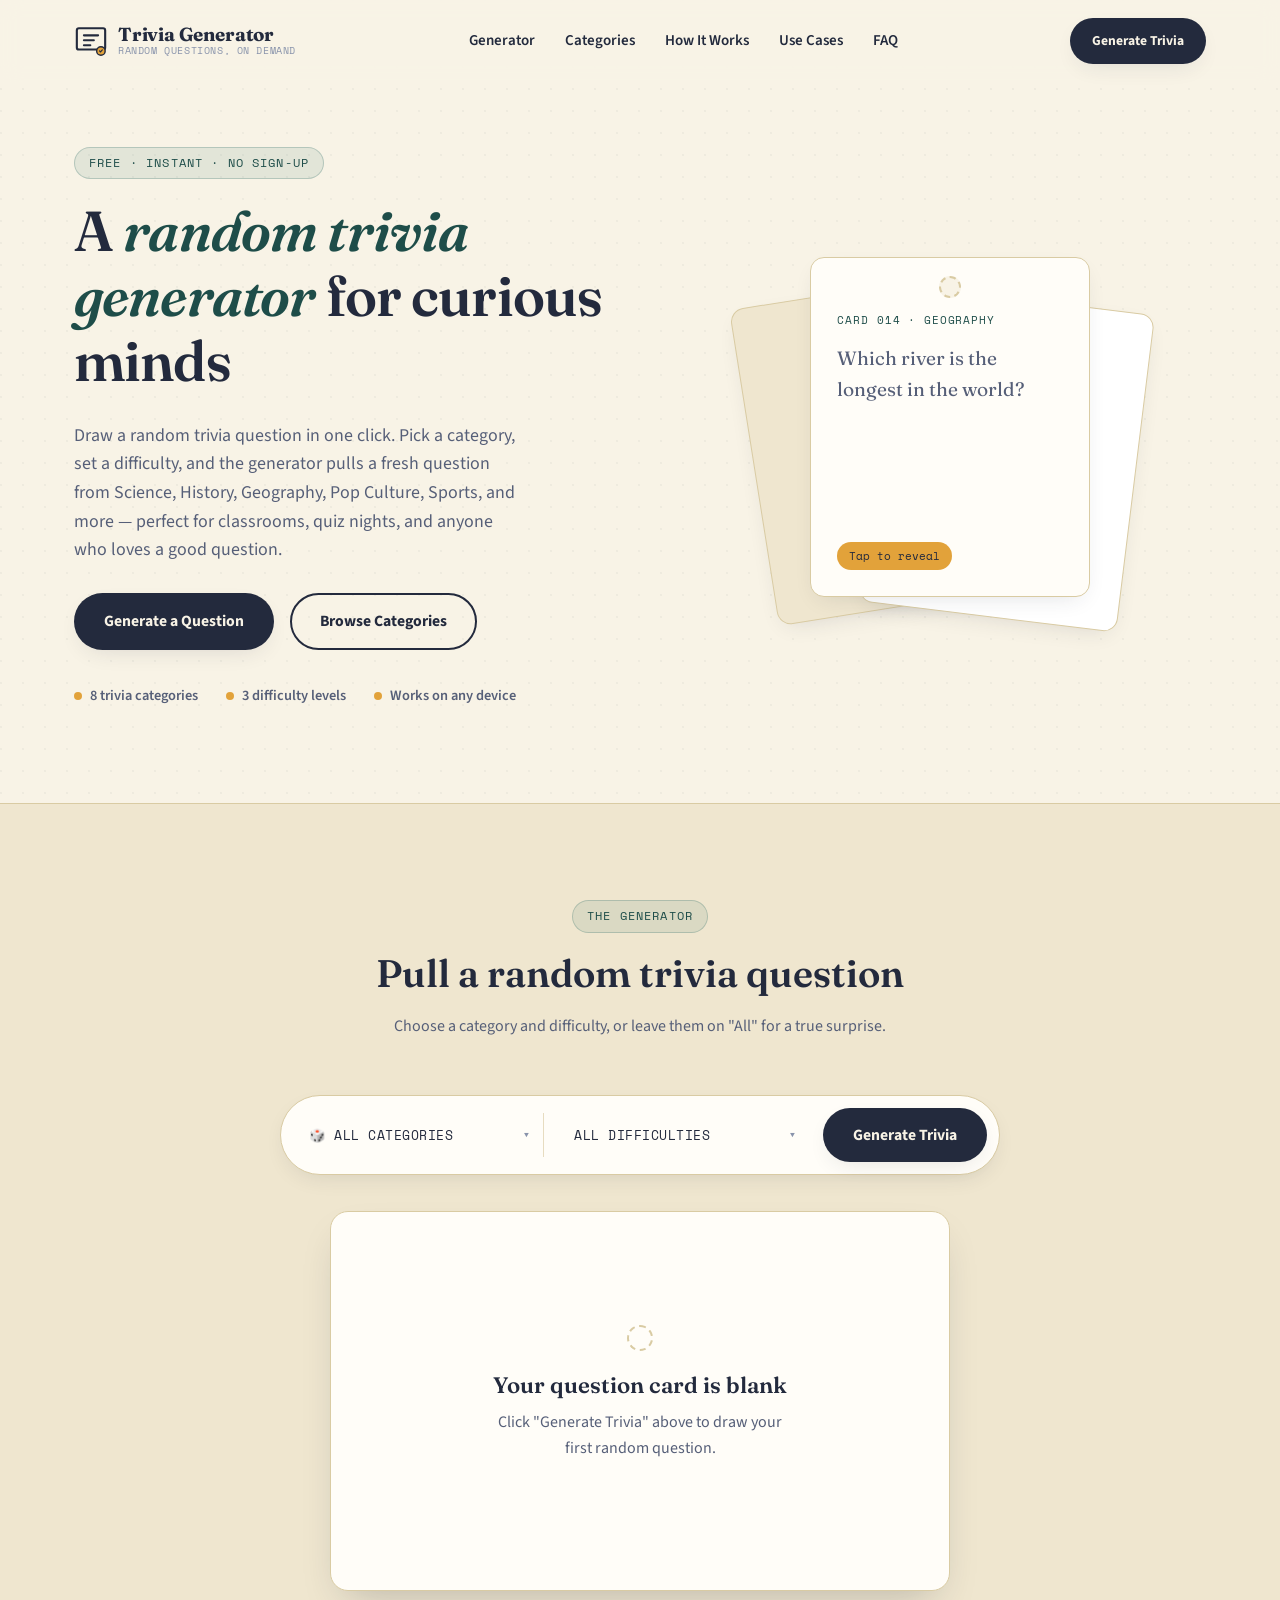
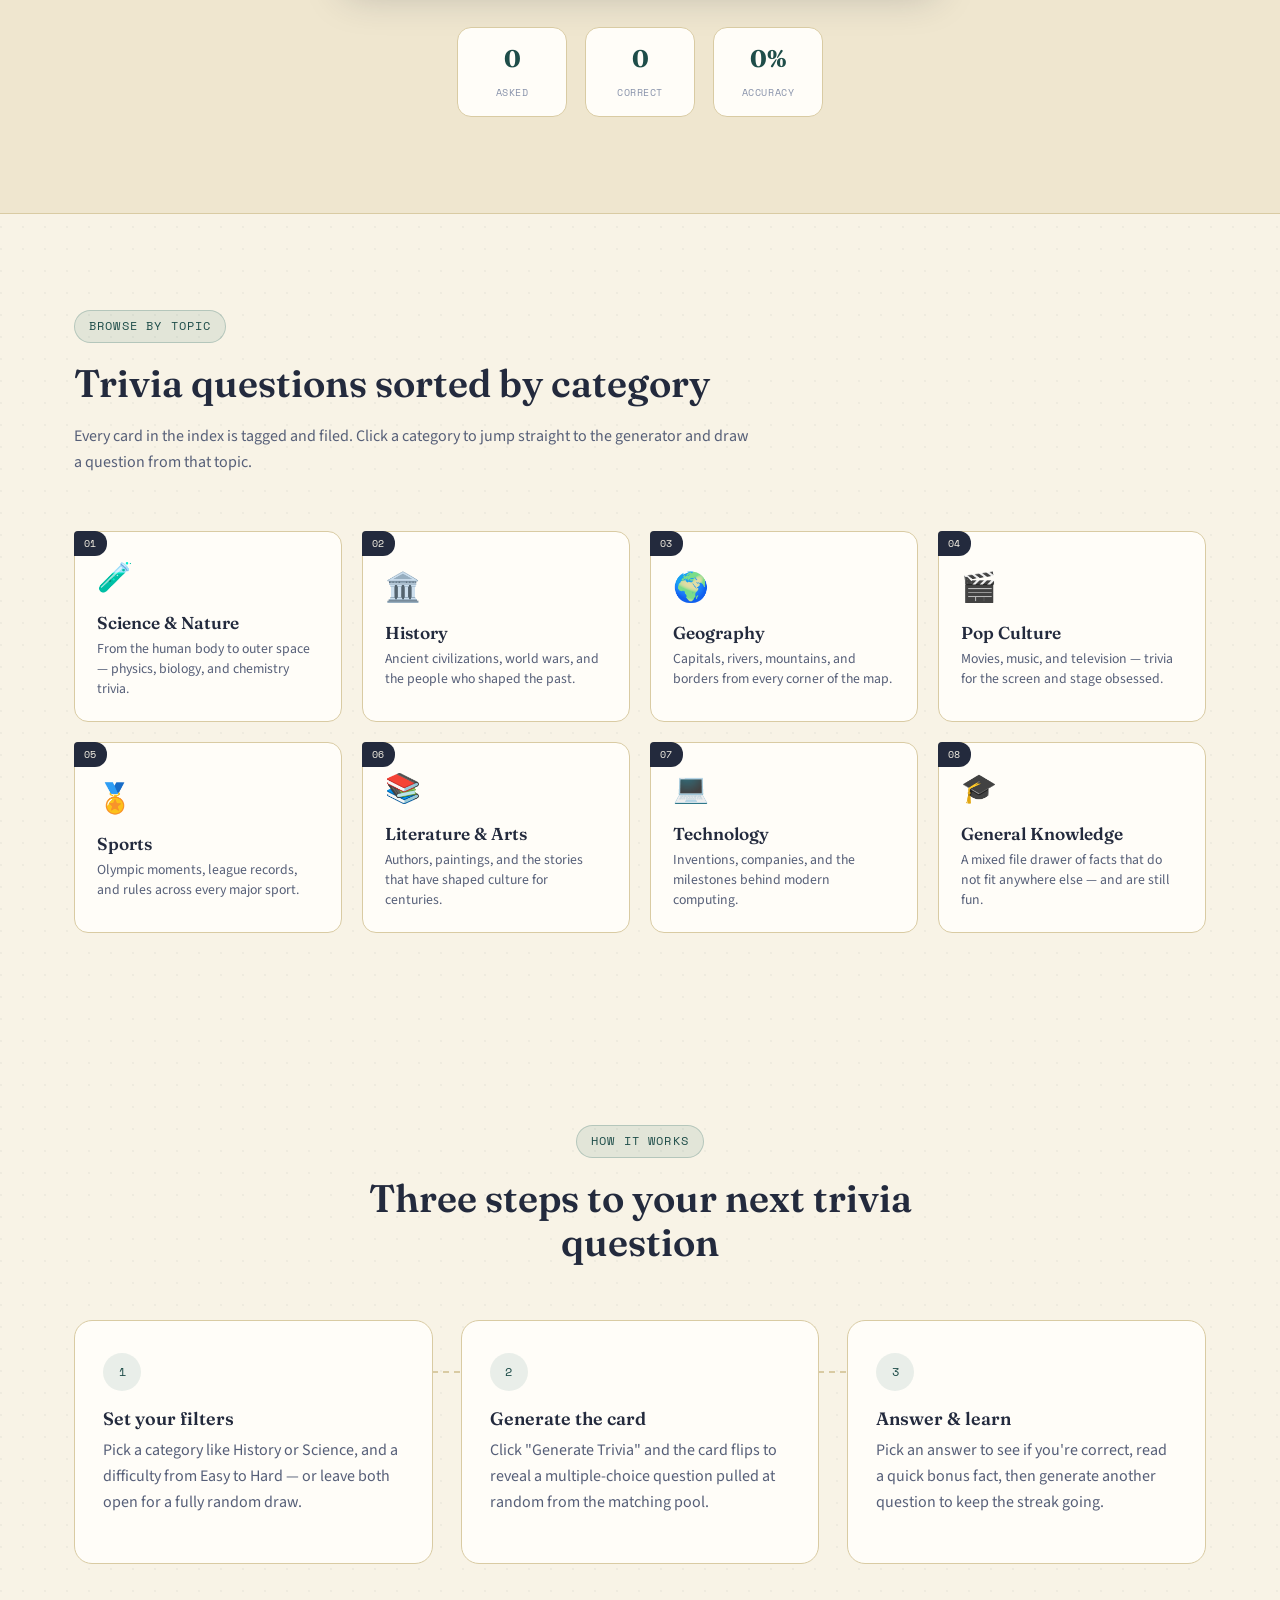
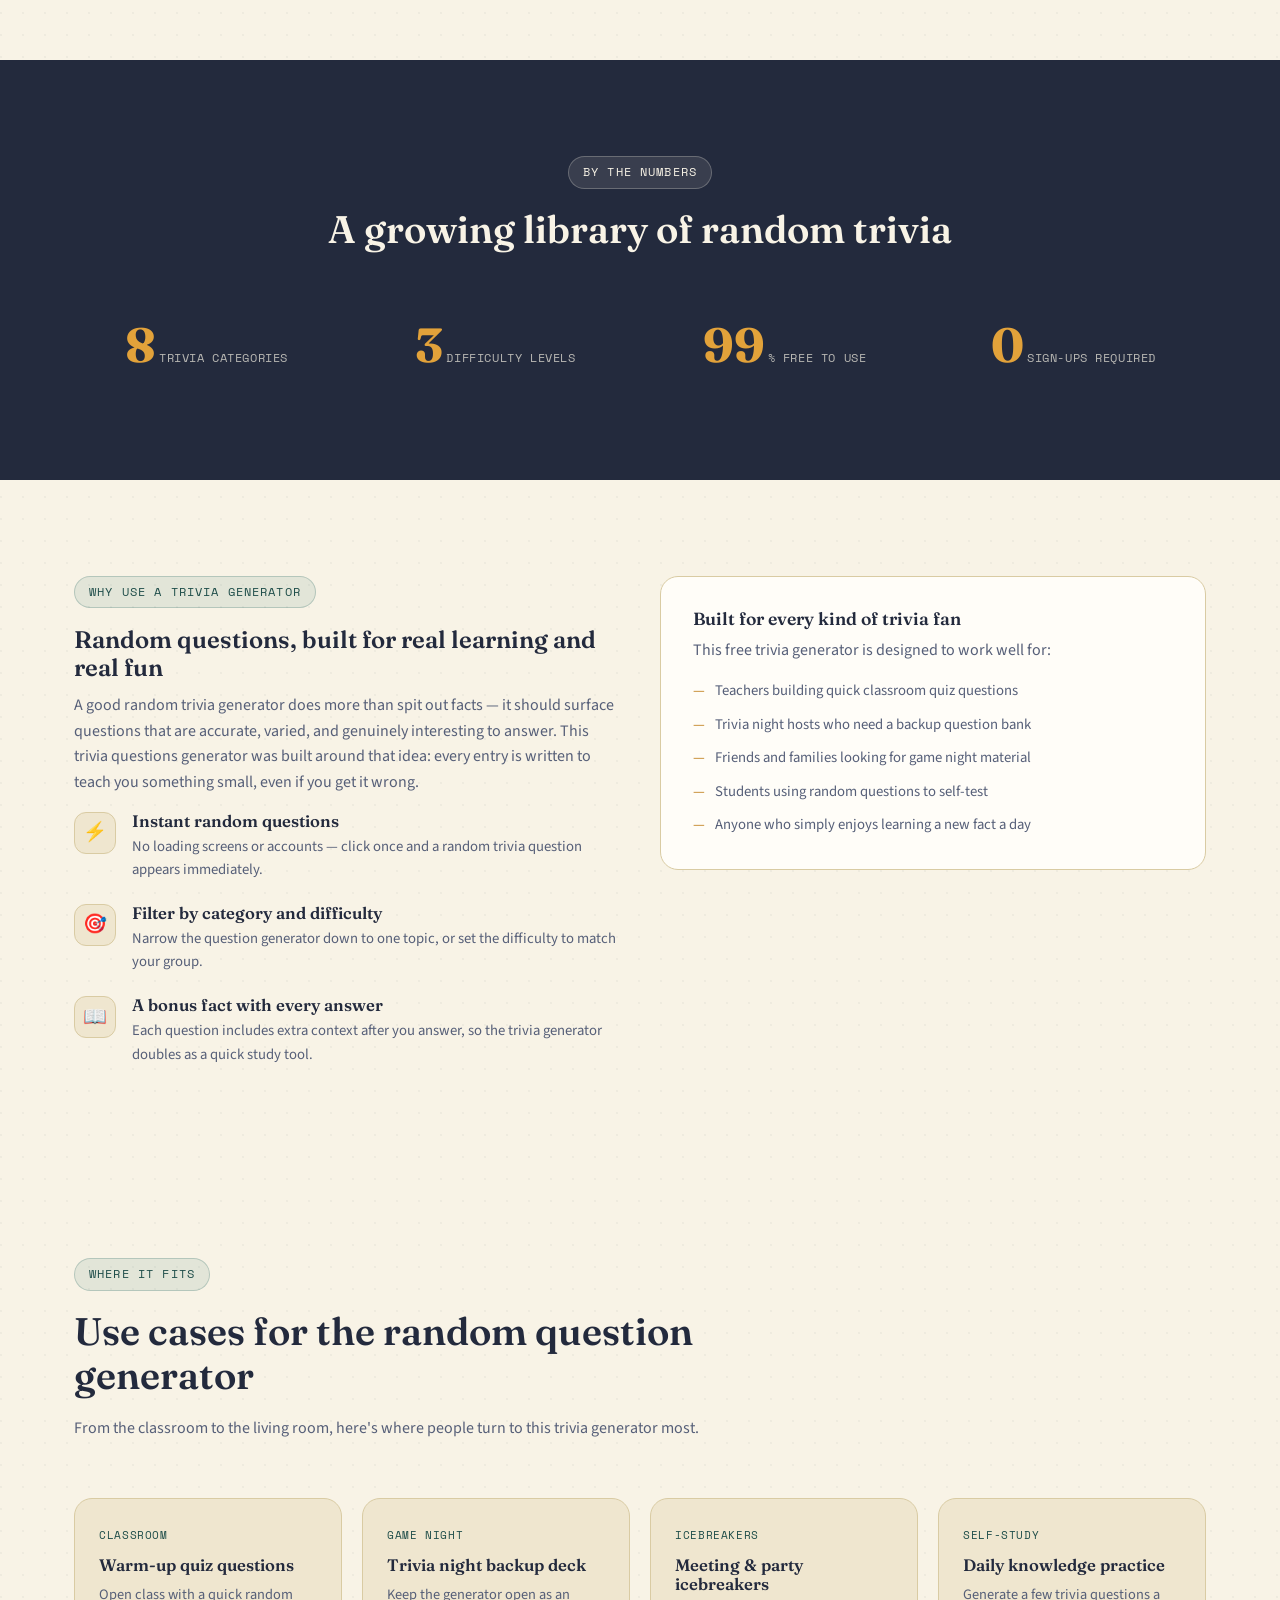
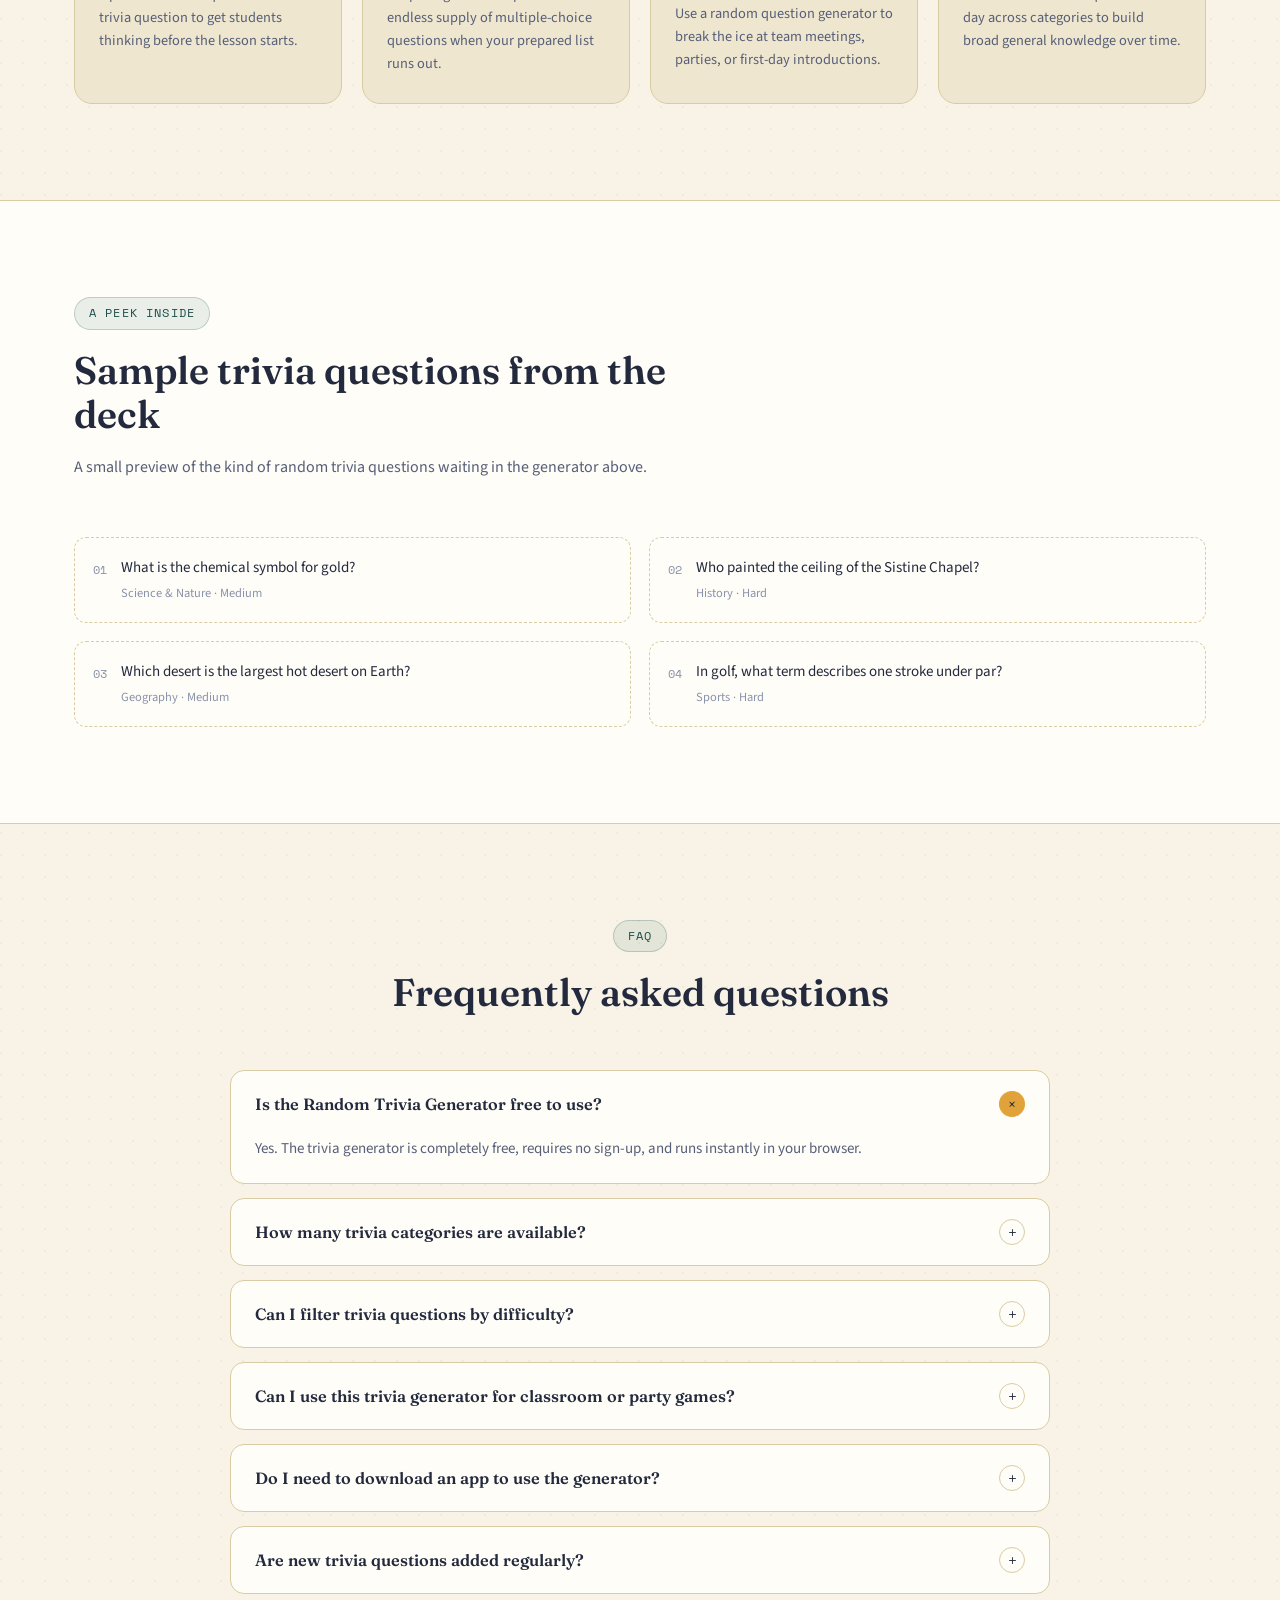
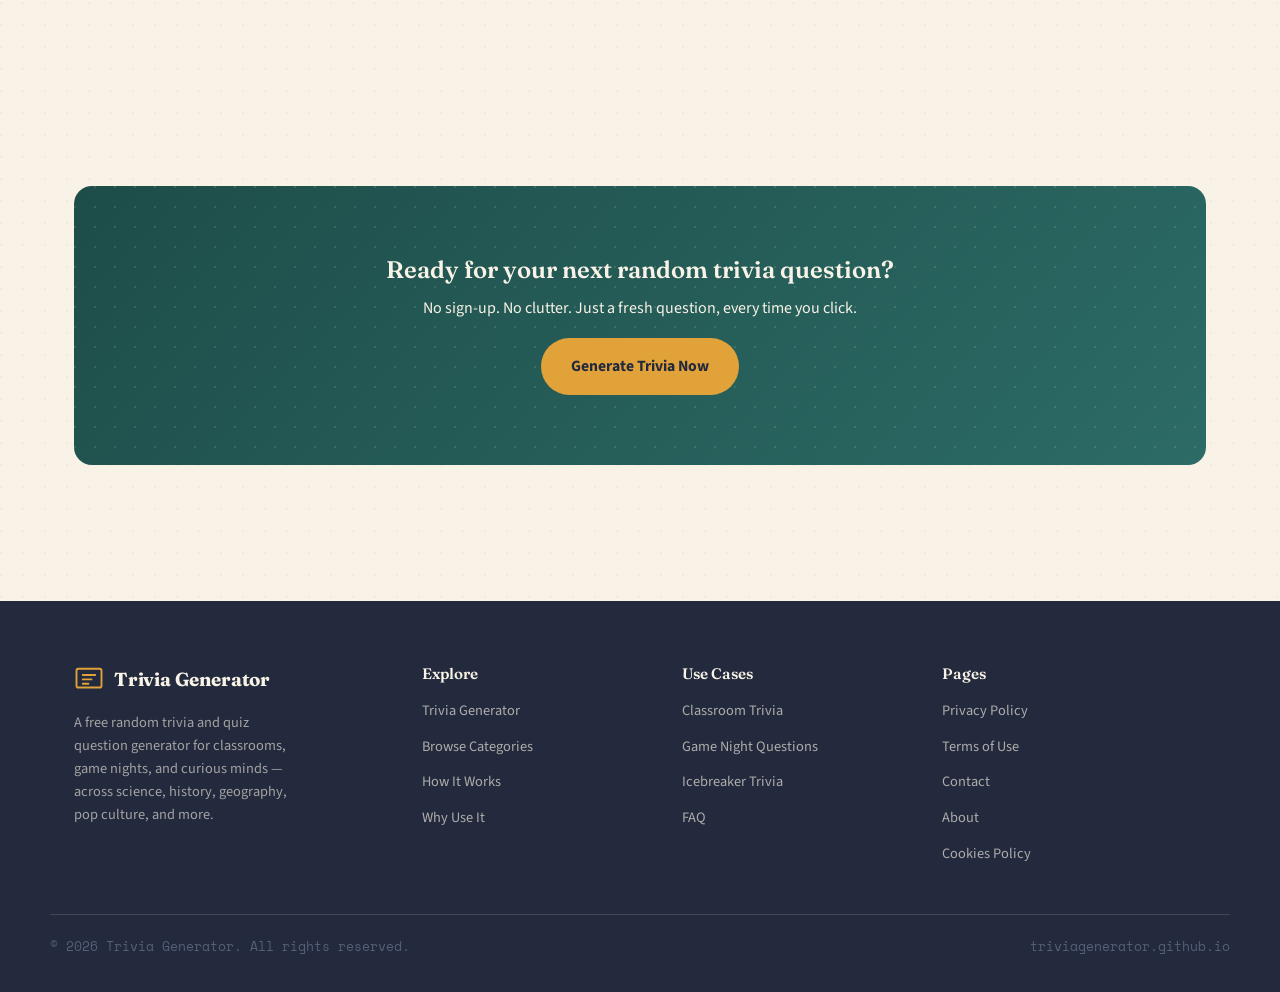
<file: index.html>
<!DOCTYPE html>
<html lang="en">
<head>
  <!-- Google tag (gtag.js) -->
<script async src="https://www.googletagmanager.com/gtag/js?id=G-9PHVZND1YE"></script>
<script>
  window.dataLayer = window.dataLayer || [];
  function gtag(){dataLayer.push(arguments);}
  gtag('js', new Date());

  gtag('config', 'G-9PHVZND1YE');
</script>
  <meta charset="UTF-8" />
  <meta name="viewport" content="width=device-width, initial-scale=1.0" />
  <title>Random Trivia Generator — Free Trivia & Quiz Questions Online</title>
  <meta name="description" content="Generate random trivia questions instantly with our free Random Trivia Generator. Choose from Science, History, Geography, Pop Culture, Sports & more. Perfect for classrooms, game nights, and quiz lovers." />
  <meta name="keywords" content="random trivia generator, trivia generator, trivia questions generator, free trivia generator, random question generator, quiz generator, trivia questions, general knowledge quiz, trivia by category, multiple choice trivia" />
  <meta name="author" content="Trivia Generator" />
  <meta name="robots" content="index, follow" />
  <link rel="canonical" href="https://triviagenerator.github.io/" />
  <meta name="theme-color" content="#f8f3e6" />

  <!-- Open Graph -->
  <meta property="og:type" content="website" />
  <meta property="og:title" content="Random Trivia Generator — Free Trivia & Quiz Questions Online" />
  <meta property="og:description" content="Instantly generate random trivia questions across Science, History, Geography, Pop Culture, Sports, and more. Free, fast, and no sign-up required." />
  <meta property="og:url" content="https://triviagenerator.github.io/" />
  <meta property="og:site_name" content="Trivia Generator" />
  <meta property="og:locale" content="en_US" />

  <!-- Twitter -->
  <meta name="twitter:card" content="summary_large_image" />
  <meta name="twitter:title" content="Random Trivia Generator — Free Trivia & Quiz Questions Online" />
  <meta name="twitter:description" content="Generate random trivia questions across 8 categories. Free, instant, no sign-up. Great for classrooms, parties, and game nights." />

  <!-- Favicon (inline SVG, index-card icon) -->
  <link rel="icon" href="data:image/svg+xml,%3Csvg xmlns='http://www.w3.org/2000/svg' viewBox='0 0 48 48'%3E%3Crect x='4' y='6' width='40' height='30' rx='3' fill='%23f8f3e6' stroke='%23232a3d' stroke-width='3'/%3E%3Cpath d='M14 16h20M14 23h14M14 30h9' stroke='%23232a3d' stroke-width='3' stroke-linecap='round'/%3E%3C/svg%3E" />

  <!-- Fonts -->
  <link rel="preconnect" href="https://fonts.googleapis.com" />
  <link rel="preconnect" href="https://fonts.gstatic.com" crossorigin />
  <link href="https://fonts.googleapis.com/css2?family=Fraunces:ital,opsz,wght@0,9..144,500;0,9..144,600;0,9..144,700;1,9..144,500&family=Source+Sans+3:wght@400;600;700&family=Space+Mono:wght@400;700&display=swap" rel="stylesheet" />

  <link rel="stylesheet" href="css/styles.css" />

  <!-- Schema.org: WebApplication -->
  <script type="application/ld+json">
  {
    "@context": "https://schema.org",
    "@type": "WebApplication",
    "name": "Random Trivia Generator",
    "url": "https://triviagenerator.github.io/",
    "description": "A free random trivia and quiz question generator covering Science, History, Geography, Pop Culture, Sports, Literature, Technology, and General Knowledge.",
    "applicationCategory": "EducationApplication",
    "operatingSystem": "Any (Web Browser)",
    "offers": {
      "@type": "Offer",
      "price": "0",
      "priceCurrency": "USD"
    },
    "browserRequirements": "Requires JavaScript",
    "isAccessibleForFree": true
  }
  </script>

  <!-- Schema.org: FAQPage -->
  <script type="application/ld+json">
  {
    "@context": "https://schema.org",
    "@type": "FAQPage",
    "mainEntity": [
      {
        "@type": "Question",
        "name": "Is the Random Trivia Generator free to use?",
        "acceptedAnswer": {
          "@type": "Answer",
          "text": "Yes. The trivia generator is completely free, requires no sign-up, and runs instantly in your browser."
        }
      },
      {
        "@type": "Question",
        "name": "How many trivia categories are available?",
        "acceptedAnswer": {
          "@type": "Answer",
          "text": "Questions span eight categories: Science & Nature, History, Geography, Pop Culture, Sports, Literature & Arts, Technology, and General Knowledge."
        }
      },
      {
        "@type": "Question",
        "name": "Can I filter trivia questions by difficulty?",
        "acceptedAnswer": {
          "@type": "Answer",
          "text": "Yes. Each question is tagged Easy, Medium, or Hard, and you can filter the generator to match the difficulty you want."
        }
      },
      {
        "@type": "Question",
        "name": "Can I use this trivia generator for classroom or party games?",
        "acceptedAnswer": {
          "@type": "Answer",
          "text": "Absolutely. Teachers use it for warm-up quizzes, and hosts use it for game nights, icebreakers, and trivia parties."
        }
      },
      {
        "@type": "Question",
        "name": "Do I need to download an app to use the generator?",
        "acceptedAnswer": {
          "@type": "Answer",
          "text": "No download is required. The generator works directly in any modern web browser on desktop or mobile."
        }
      },
      {
        "@type": "Question",
        "name": "Are new trivia questions added regularly?",
        "acceptedAnswer": {
          "@type": "Answer",
          "text": "The question bank is reviewed and expanded periodically to keep the random trivia generator fresh and accurate."
        }
      }
    ]
  }
  </script>
</head>
<body id="top">

  <!-- Header is injected by js/header.js -->
  <div id="site-header"></div>

  <main>

    <!-- ============================================================
         1. HERO
    ============================================================= -->
    <section class="hero" id="hero" aria-label="Introduction">
      <div class="container hero-grid">
        <div class="hero-copy reveal">
          <span class="eyebrow">Free &middot; Instant &middot; No Sign-Up</span>
          <h1>A <em>random trivia generator</em> for curious minds</h1>
          <p class="lede">
            Draw a random trivia question in one click. Pick a category, set a difficulty,
            and the generator pulls a fresh question from Science, History, Geography,
            Pop Culture, Sports, and more — perfect for classrooms, quiz nights, and
            anyone who loves a good question.
          </p>
          <div class="hero-actions">
            <a href="#generator" class="btn btn-primary">Generate a Question</a>
            <a href="#categories" class="btn btn-ghost">Browse Categories</a>
          </div>
          <div class="hero-points">
            <span class="hero-point"><span class="dot"></span>8 trivia categories</span>
            <span class="hero-point"><span class="dot"></span>3 difficulty levels</span>
            <span class="hero-point"><span class="dot"></span>Works on any device</span>
          </div>
        </div>

        <div class="hero-visual reveal reveal-delay-1" aria-hidden="true">
          <div class="deck-card deck-1"></div>
          <div class="deck-card deck-2"></div>
          <div class="deck-card deck-3">
            <span class="stamp">Card 014 · Geography</span>
            <p class="deck-q">Which river is the longest in the world?</p>
            <span class="deck-tag">Tap to reveal</span>
          </div>
        </div>
      </div>
    </section>

    <!-- ============================================================
         2. GENERATOR — signature interactive element
    ============================================================= -->
    <section class="generator-section" id="generator" aria-label="Trivia question generator">
      <div class="container">
        <div class="section-head centered reveal">
          <span class="eyebrow">The Generator</span>
          <h2>Pull a random trivia question</h2>
          <p>Choose a category and difficulty, or leave them on "All" for a true surprise.</p>
        </div>

        <div class="generator-wrap">
          <div class="generator-controls reveal">
            <label class="field-select">
              <span class="visually-hidden">Category</span>
              <select id="categorySelect" aria-label="Trivia category">
                <option value="all">🎲 All Categories</option>
              </select>
            </label>
            <label class="field-select">
              <span class="visually-hidden">Difficulty</span>
              <select id="difficultySelect" aria-label="Difficulty level">
                <option value="all">All Difficulties</option>
                <option value="easy">Easy</option>
                <option value="medium">Medium</option>
                <option value="hard">Hard</option>
              </select>
            </label>
            <button id="generateBtn" class="btn btn-primary" type="button">Generate Trivia</button>
          </div>

          <div class="flashcard reveal reveal-delay-1" id="flashcard">
            <div class="flashcard-inner" id="flashcardInner">
              <div class="flashcard-face flashcard-front">
                <div class="punch" aria-hidden="true"></div>
                <h3>Your question card is blank</h3>
                <p>Click "Generate Trivia" above to draw your first random question.</p>
              </div>
              <div class="flashcard-face flashcard-back" id="flashcardBack">
                <!-- Populated by app.js -->
              </div>
            </div>
          </div>

          <div class="generator-scoreboard reveal reveal-delay-2">
            <div class="score-pill">
              <span class="score-value" id="statAsked">0</span>
              <span class="score-label">Asked</span>
            </div>
            <div class="score-pill">
              <span class="score-value" id="statCorrect">0</span>
              <span class="score-label">Correct</span>
            </div>
            <div class="score-pill">
              <span class="score-value" id="statAccuracy">0%</span>
              <span class="score-label">Accuracy</span>
            </div>
          </div>
        </div>
      </div>
    </section>

    <!-- ============================================================
         3. CATEGORIES
    ============================================================= -->
    <section id="categories" aria-label="Trivia categories">
      <div class="container">
        <div class="section-head reveal">
          <span class="eyebrow">Browse by Topic</span>
          <h2>Trivia questions sorted by category</h2>
          <p>
            Every card in the index is tagged and filed. Click a category to jump straight
            to the generator and draw a question from that topic.
          </p>
        </div>

        <div class="categories-grid">
          <button class="category-card reveal" data-tab="01" data-category-card="science" type="button">
            <span class="category-icon">🧪</span>
            <h3>Science &amp; Nature</h3>
            <p>From the human body to outer space — physics, biology, and chemistry trivia.</p>
          </button>
          <button class="category-card reveal reveal-delay-1" data-tab="02" data-category-card="history" type="button">
            <span class="category-icon">🏛️</span>
            <h3>History</h3>
            <p>Ancient civilizations, world wars, and the people who shaped the past.</p>
          </button>
          <button class="category-card reveal reveal-delay-2" data-tab="03" data-category-card="geography" type="button">
            <span class="category-icon">🌍</span>
            <h3>Geography</h3>
            <p>Capitals, rivers, mountains, and borders from every corner of the map.</p>
          </button>
          <button class="category-card reveal reveal-delay-3" data-tab="04" data-category-card="pop" type="button">
            <span class="category-icon">🎬</span>
            <h3>Pop Culture</h3>
            <p>Movies, music, and television — trivia for the screen and stage obsessed.</p>
          </button>
          <button class="category-card reveal" data-tab="05" data-category-card="sports" type="button">
            <span class="category-icon">🏅</span>
            <h3>Sports</h3>
            <p>Olympic moments, league records, and rules across every major sport.</p>
          </button>
          <button class="category-card reveal reveal-delay-1" data-tab="06" data-category-card="arts" type="button">
            <span class="category-icon">📚</span>
            <h3>Literature &amp; Arts</h3>
            <p>Authors, paintings, and the stories that have shaped culture for centuries.</p>
          </button>
          <button class="category-card reveal reveal-delay-2" data-tab="07" data-category-card="tech" type="button">
            <span class="category-icon">💻</span>
            <h3>Technology</h3>
            <p>Inventions, companies, and the milestones behind modern computing.</p>
          </button>
          <button class="category-card reveal reveal-delay-3" data-tab="08" data-category-card="general" type="button">
            <span class="category-icon">🎓</span>
            <h3>General Knowledge</h3>
            <p>A mixed file drawer of facts that do not fit anywhere else — and are still fun.</p>
          </button>
        </div>
      </div>
    </section>

    <!-- ============================================================
         4. HOW IT WORKS
    ============================================================= -->
    <section id="how-it-works" aria-label="How the trivia generator works">
      <div class="container">
        <div class="section-head centered reveal">
          <span class="eyebrow">How It Works</span>
          <h2>Three steps to your next trivia question</h2>
        </div>

        <div class="steps-row">
          <div class="step-card reveal">
            <div class="step-index">1</div>
            <h3>Set your filters</h3>
            <p>Pick a category like History or Science, and a difficulty from Easy to Hard — or leave both open for a fully random draw.</p>
          </div>
          <div class="step-card reveal reveal-delay-1">
            <div class="step-index">2</div>
            <h3>Generate the card</h3>
            <p>Click "Generate Trivia" and the card flips to reveal a multiple-choice question pulled at random from the matching pool.</p>
          </div>
          <div class="step-card reveal reveal-delay-2">
            <div class="step-index">3</div>
            <h3>Answer &amp; learn</h3>
            <p>Pick an answer to see if you're correct, read a quick bonus fact, then generate another question to keep the streak going.</p>
          </div>
        </div>
      </div>
    </section>

    <!-- ============================================================
         5. STATS BAND
    ============================================================= -->
    <section class="stats-band" aria-label="Trivia generator statistics">
      <div class="container">
        <div class="section-head centered reveal">
          <span class="eyebrow">By the Numbers</span>
          <h2>A growing library of random trivia</h2>
        </div>
        <div class="stats-grid">
          <div class="stat-block reveal">
            <span class="stat-number" data-count-to="8">0</span>
            <span class="stat-label">Trivia Categories</span>
          </div>
          <div class="stat-block reveal reveal-delay-1">
            <span class="stat-number" data-count-to="3">0</span>
            <span class="stat-label">Difficulty Levels</span>
          </div>
          <div class="stat-block reveal reveal-delay-2">
            <span class="stat-number" data-count-to="100">0</span>
            <span class="stat-label">% Free to Use</span>
          </div>
          <div class="stat-block reveal reveal-delay-3">
            <span class="stat-number" data-count-to="0">0</span>
            <span class="stat-label">Sign-Ups Required</span>
          </div>
        </div>
      </div>
    </section>

    <!-- ============================================================
         6. BENEFITS / SEO TEXT CONTENT
    ============================================================= -->
    <section id="benefits" aria-label="Benefits of using a trivia generator">
      <div class="container benefits-grid">
        <div class="reveal">
          <span class="eyebrow">Why Use a Trivia Generator</span>
          <h2>Random questions, built for real learning and real fun</h2>
          <p>
            A good random trivia generator does more than spit out facts — it should
            surface questions that are accurate, varied, and genuinely interesting to
            answer. This trivia questions generator was built around that idea: every
            entry is written to teach you something small, even if you get it wrong.
          </p>

          <div class="benefits-list">
            <div class="benefit-item">
              <div class="benefit-icon">⚡</div>
              <div class="benefit-copy">
                <h3>Instant random questions</h3>
                <p>No loading screens or accounts — click once and a random trivia question appears immediately.</p>
              </div>
            </div>
            <div class="benefit-item">
              <div class="benefit-icon">🎯</div>
              <div class="benefit-copy">
                <h3>Filter by category and difficulty</h3>
                <p>Narrow the question generator down to one topic, or set the difficulty to match your group.</p>
              </div>
            </div>
            <div class="benefit-item">
              <div class="benefit-icon">📖</div>
              <div class="benefit-copy">
                <h3>A bonus fact with every answer</h3>
                <p>Each question includes extra context after you answer, so the trivia generator doubles as a quick study tool.</p>
              </div>
            </div>
          </div>
        </div>

        <aside class="benefits-aside reveal reveal-delay-1">
          <h3>Built for every kind of trivia fan</h3>
          <p>This free trivia generator is designed to work well for:</p>
          <ul>
            <li>Teachers building quick classroom quiz questions</li>
            <li>Trivia night hosts who need a backup question bank</li>
            <li>Friends and families looking for game night material</li>
            <li>Students using random questions to self-test</li>
            <li>Anyone who simply enjoys learning a new fact a day</li>
          </ul>
        </aside>
      </div>
    </section>

    <!-- ============================================================
         7. USE CASES
    ============================================================= -->
    <section id="use-cases" aria-label="Trivia generator use cases">
      <div class="container">
        <div class="section-head reveal">
          <span class="eyebrow">Where It Fits</span>
          <h2>Use cases for the random question generator</h2>
          <p>From the classroom to the living room, here's where people turn to this trivia generator most.</p>
        </div>

        <div class="use-cases-grid">
          <div class="use-case-card reveal">
            <span class="uc-tag">Classroom</span>
            <h3>Warm-up quiz questions</h3>
            <p>Open class with a quick random trivia question to get students thinking before the lesson starts.</p>
          </div>
          <div class="use-case-card reveal reveal-delay-1">
            <span class="uc-tag">Game Night</span>
            <h3>Trivia night backup deck</h3>
            <p>Keep the generator open as an endless supply of multiple-choice questions when your prepared list runs out.</p>
          </div>
          <div class="use-case-card reveal reveal-delay-2">
            <span class="uc-tag">Icebreakers</span>
            <h3>Meeting &amp; party icebreakers</h3>
            <p>Use a random question generator to break the ice at team meetings, parties, or first-day introductions.</p>
          </div>
          <div class="use-case-card reveal reveal-delay-3">
            <span class="uc-tag">Self-Study</span>
            <h3>Daily knowledge practice</h3>
            <p>Generate a few trivia questions a day across categories to build broad general knowledge over time.</p>
          </div>
        </div>
      </div>
    </section>

    <!-- ============================================================
         8. SAMPLE QUESTIONS STRIP
    ============================================================= -->
    <section class="sample-strip" aria-label="Sample trivia questions">
      <div class="container">
        <div class="section-head reveal">
          <span class="eyebrow">A Peek Inside</span>
          <h2>Sample trivia questions from the deck</h2>
          <p>A small preview of the kind of random trivia questions waiting in the generator above.</p>
        </div>

        <div class="sample-grid">
          <div class="sample-item reveal">
            <span class="sample-num">01</span>
            <p>What is the chemical symbol for gold?
              <span>Science &amp; Nature · Medium</span>
            </p>
          </div>
          <div class="sample-item reveal reveal-delay-1">
            <span class="sample-num">02</span>
            <p>Who painted the ceiling of the Sistine Chapel?
              <span>History · Hard</span>
            </p>
          </div>
          <div class="sample-item reveal reveal-delay-2">
            <span class="sample-num">03</span>
            <p>Which desert is the largest hot desert on Earth?
              <span>Geography · Medium</span>
            </p>
          </div>
          <div class="sample-item reveal reveal-delay-3">
            <span class="sample-num">04</span>
            <p>In golf, what term describes one stroke under par?
              <span>Sports · Hard</span>
            </p>
          </div>
        </div>
      </div>
    </section>

    <!-- ============================================================
         9. FAQ
    ============================================================= -->
    <section id="faq" aria-label="Frequently asked questions">
      <div class="container">
        <div class="section-head centered reveal">
          <span class="eyebrow">FAQ</span>
          <h2>Frequently asked questions</h2>
        </div>

        <div class="faq-list">
          <div class="faq-item is-open reveal">
            <button class="faq-question" type="button">
              Is the Random Trivia Generator free to use?
              <span class="faq-icon">+</span>
            </button>
            <div class="faq-answer">
              <p>Yes. The trivia generator is completely free, requires no sign-up, and runs instantly in your browser.</p>
            </div>
          </div>
          <div class="faq-item reveal">
            <button class="faq-question" type="button">
              How many trivia categories are available?
              <span class="faq-icon">+</span>
            </button>
            <div class="faq-answer">
              <p>Questions span eight categories: Science &amp; Nature, History, Geography, Pop Culture, Sports, Literature &amp; Arts, Technology, and General Knowledge.</p>
            </div>
          </div>
          <div class="faq-item reveal">
            <button class="faq-question" type="button">
              Can I filter trivia questions by difficulty?
              <span class="faq-icon">+</span>
            </button>
            <div class="faq-answer">
              <p>Yes. Each question is tagged Easy, Medium, or Hard, and you can filter the generator to match the difficulty you want.</p>
            </div>
          </div>
          <div class="faq-item reveal">
            <button class="faq-question" type="button">
              Can I use this trivia generator for classroom or party games?
              <span class="faq-icon">+</span>
            </button>
            <div class="faq-answer">
              <p>Absolutely. Teachers use it for warm-up quizzes, and hosts use it for game nights, icebreakers, and trivia parties.</p>
            </div>
          </div>
          <div class="faq-item reveal">
            <button class="faq-question" type="button">
              Do I need to download an app to use the generator?
              <span class="faq-icon">+</span>
            </button>
            <div class="faq-answer">
              <p>No download is required. The generator works directly in any modern web browser on desktop or mobile.</p>
            </div>
          </div>
          <div class="faq-item reveal">
            <button class="faq-question" type="button">
              Are new trivia questions added regularly?
              <span class="faq-icon">+</span>
            </button>
            <div class="faq-answer">
              <p>The question bank is reviewed and expanded periodically to keep the random trivia generator fresh and accurate.</p>
            </div>
          </div>
        </div>
      </div>
    </section>

    <!-- ============================================================
         10. CTA
    ============================================================= -->
    <section aria-label="Call to action">
      <div class="container">
        <div class="cta-section reveal">
          <h2>Ready for your next random trivia question?</h2>
          <p>No sign-up. No clutter. Just a fresh question, every time you click.</p>
          <a href="#generator" class="btn btn-secondary">Generate Trivia Now</a>
        </div>
      </div>
    </section>

  </main>

  <!-- Footer is injected by js/footer.js -->
  <div id="site-footer"></div>

  <script src="js/trivia-data.js"></script>
  <script src="js/header.js"></script>
  <script src="js/footer.js"></script>
  <script src="js/app.js"></script>
</body>
</html>
</file>
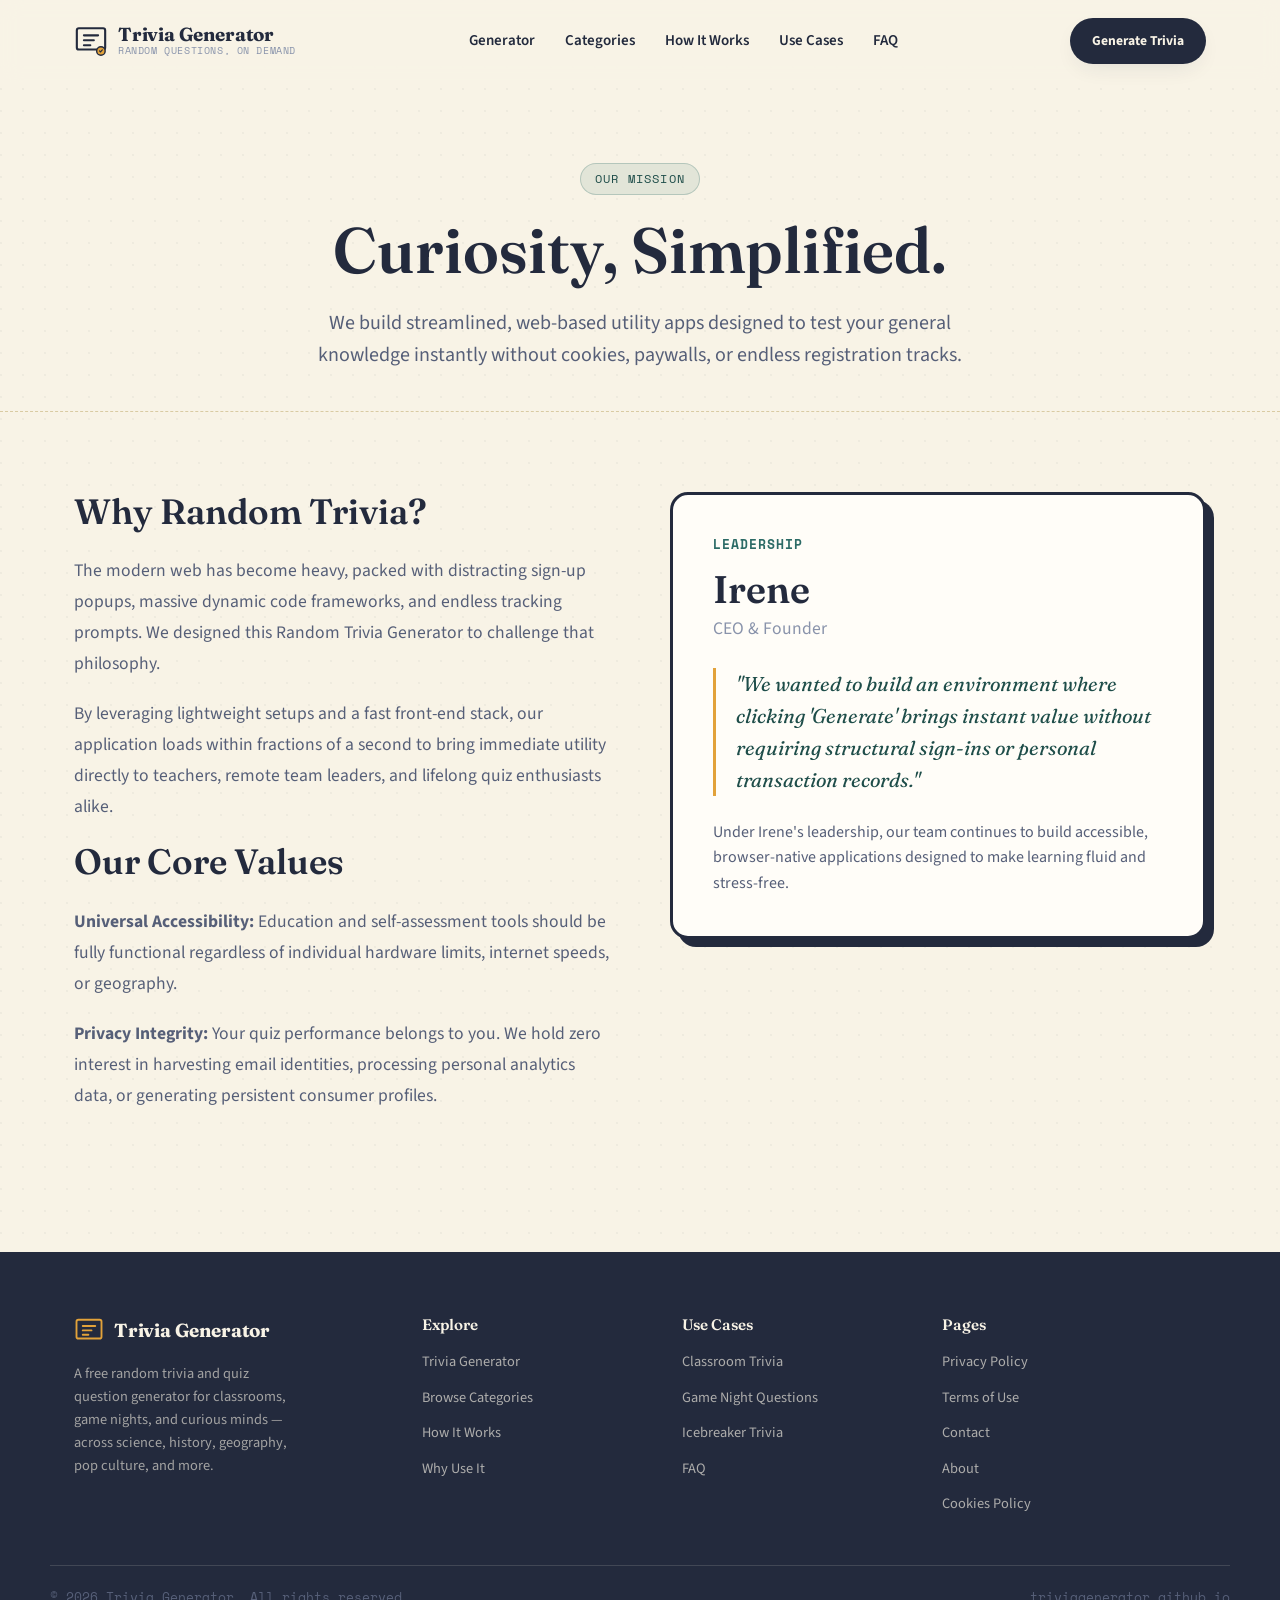
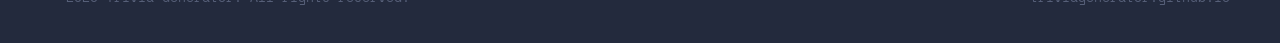
<file: about.html>
<!DOCTYPE html>
<html lang="en">
<head>
  <meta charset="UTF-8" />
  <meta name="viewport" content="width=device-width, initial-scale=1.0" />
  <title>About Us — Random Trivia Generator</title>
  <meta name="description" content="Meet Irene, CEO and Founder of Random Trivia Generator, and learn about our mission to provide clean, free educational tools for everyone." />
  <meta name="robots" content="index, follow" />
  <link rel="canonical" href="https://triviagenerator.github.io/about" />
  <meta name="theme-color" content="#f8f3e6" />

  <link rel="icon" href="data:image/svg+xml,%3Csvg xmlns='http://www.w3.org/2000/svg' viewBox='0 0 48 48'%3E%3Crect x='4' y='6' width='40' height='30' rx='3' fill='%23f8f3e6' stroke='%23232a3d' stroke-width='3'/%3E%3Cpath d='M14 16h20M14 23h14M14 30h9' stroke='%23232a3d' stroke-width='3' stroke-linecap='round'/%3E%3C/svg%3E" />

  <link rel="preconnect" href="https://fonts.googleapis.com" />
  <link rel="preconnect" href="https://fonts.gstatic.com" crossorigin />
  <link href="https://fonts.googleapis.com/css2?family=Fraunces:ital,opsz,wght@0,9..144,500;0,9..144,600;0,9..144,700;1,9..144,500&family=Source+Sans+3:wght@400;600;700&family=Space+Mono:wght@400;700&display=swap" rel="stylesheet" />

  <link rel="stylesheet" href="css/styles.css" />
  
  <style>
    .about-hero {
      padding: 80px 0 40px;
      text-align: center;
      border-bottom: 1px dashed var(--line);
    }
    .about-hero h1 {
      font-size: clamp(2.5rem, 6vw, 4rem);
      margin-bottom: 20px;
    }
    .about-hero p {
      font-size: 1.25rem;
      max-width: 680px;
      margin: 0 auto;
      color: var(--ink-soft);
    }
    .about-layout {
      display: grid;
      grid-template-columns: 1fr 1fr;
      gap: 60px;
      padding: 80px 0;
      align-items: start;
    }
    .story-content h2 {
      font-size: 2.2rem;
      margin-bottom: 24px;
    }
    .story-content p {
      font-size: 1.1rem;
      color: var(--ink-soft);
      line-height: 1.75;
      margin-bottom: 20px;
    }
    .founder-card {
      background: var(--paper);
      border: 3px solid var(--ink);
      border-radius: var(--radius-card);
      padding: 40px;
      box-shadow: 8px 8px 0 var(--ink);
      position: sticky;
      top: 40px;
    }
    .founder-badge {
      font-family: var(--font-mono);
      font-size: 0.8rem;
      color: var(--teal);
      text-transform: uppercase;
      letter-spacing: 1px;
      font-weight: 700;
      display: block;
      margin-bottom: 12px;
    }
    .founder-name {
      font-family: var(--font-display);
      font-size: 2.4rem;
      margin-bottom: 4px;
    }
    .founder-title {
      font-size: 1.1rem;
      color: var(--ink-faint);
      margin-bottom: 24px;
      display: block;
    }
    .founder-quote {
      font-family: var(--font-display);
      font-style: italic;
      font-size: 1.25rem;
      line-height: 1.6;
      color: var(--teal-deep);
      border-left: 3px solid var(--amber);
      padding-left: 20px;
      margin-bottom: 24px;
    }
    @media (max-width: 900px) {
      .about-layout {
        grid-template-columns: 1fr;
        gap: 40px;
      }
      .founder-card {
        position: static;
      }
    }
  </style>
</head>
<body id="top">

  <div id="site-header"></div>

  <main>
    <section class="about-hero" aria-label="About Hero">
      <div class="container">
        <span class="eyebrow">Our Mission</span>
        <h1>Curiosity, Simplified.</h1>
        <p>We build streamlined, web-based utility apps designed to test your general knowledge instantly without cookies, paywalls, or endless registration tracks.</p>
      </div>
    </section>

    <section class="container" aria-label="Founder and Details">
      <div class="about-layout">
        
        <div class="story-content">
          <h2>Why Random Trivia?</h2>
          <p>The modern web has become heavy, packed with distracting sign-up popups, massive dynamic code frameworks, and endless tracking prompts. We designed this Random Trivia Generator to challenge that philosophy.</p>
          <p>By leveraging lightweight setups and a fast front-end stack, our application loads within fractions of a second to bring immediate utility directly to teachers, remote team leaders, and lifelong quiz enthusiasts alike.</p>
          
          <h2>Our Core Values</h2>
          <p><strong>Universal Accessibility:</strong> Education and self-assessment tools should be fully functional regardless of individual hardware limits, internet speeds, or geography.</p>
          <p><strong>Privacy Integrity:</strong> Your quiz performance belongs to you. We hold zero interest in harvesting email identities, processing personal analytics data, or generating persistent consumer profiles.</p>
        </div>

        <div class="founder-card">
          <span class="founder-badge">Leadership</span>
          <h2 class="founder-name">Irene</h2>
          <span class="founder-title">CEO &amp; Founder</span>
          <p class="founder-quote">"We wanted to build an environment where clicking 'Generate' brings instant value without requiring structural sign-ins or personal transaction records."</p>
          <p style="color: var(--ink-soft); margin-bottom: 0;">Under Irene's leadership, our team continues to build accessible, browser-native applications designed to make learning fluid and stress-free.</p>
        </div>

      </div>
    </section>
  </main>

  <div id="site-footer"></div>

  <script src="js/header.js"></script>
  <script src="js/footer.js"></script>
</body>
</html>
</file>
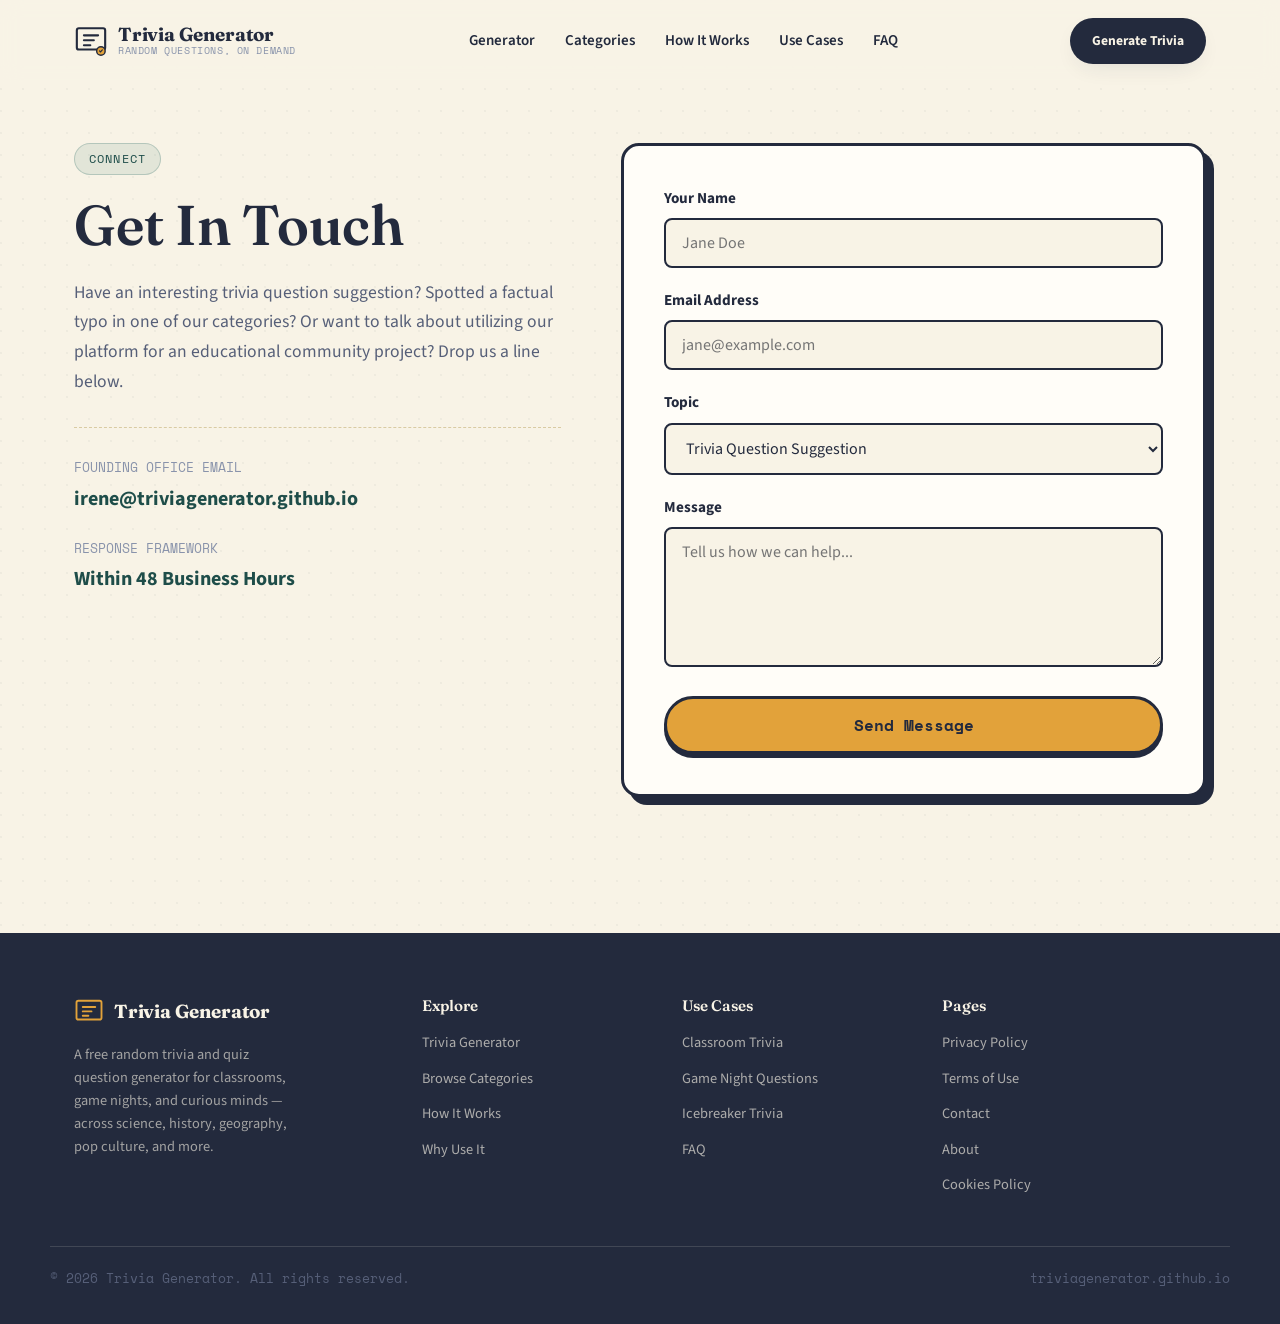
<file: contact.html>
<!DOCTYPE html>
<html lang="en">
<head>
  <meta charset="UTF-8" />
  <meta name="viewport" content="width=device-width, initial-scale=1.0" />
  <title>Contact Us — Random Trivia Generator</title>
  <meta name="description" content="Get in touch with the Random Trivia Generator team. Submit question suggestions or system feature requests." />
  <meta name="robots" content="index, follow" />
  <link rel="canonical" href="https://triviagenerator.github.io/contact" />
  <meta name="theme-color" content="#f8f3e6" />

  <link rel="icon" href="data:image/svg+xml,%3Csvg xmlns='http://www.w3.org/2000/svg' viewBox='0 0 48 48'%3E%3Crect x='4' y='6' width='40' height='30' rx='3' fill='%23f8f3e6' stroke='%23232a3d' stroke-width='3'/%3E%3Cpath d='M14 16h20M14 23h14M14 30h9' stroke='%23232a3d' stroke-width='3' stroke-linecap='round'/%3E%3C/svg%3E" />

  <link rel="preconnect" href="https://fonts.googleapis.com" />
  <link rel="preconnect" href="https://fonts.gstatic.com" crossorigin />
  <link href="https://fonts.googleapis.com/css2?family=Fraunces:ital,opsz,wght@0,9..144,500;0,9..144,600;0,9..144,700;1,9..144,500&family=Source+Sans+3:wght@400;600;700&family=Space+Mono:wght@400;700&display=swap" rel="stylesheet" />

  <link rel="stylesheet" href="css/styles.css" />
  
  <style>
    .contact-grid {
      display: grid;
      grid-template-columns: 1fr 1.2fr;
      gap: 60px;
      padding: 60px 0 96px;
      align-items: start;
    }
    .contact-info h1 {
      font-size: clamp(2.5rem, 5vw, 3.5rem);
      margin-bottom: 20px;
    }
    .contact-info p {
      font-size: 1.1rem;
      color: var(--ink-soft);
      line-height: 1.7;
      margin-bottom: 30px;
    }
    .contact-channels {
      border-top: 1px dashed var(--line);
      padding-top: 30px;
    }
    .channel-item {
      margin-bottom: 24px;
    }
    .channel-label {
      font-family: var(--font-mono);
      font-size: 0.8rem;
      text-transform: uppercase;
      color: var(--ink-faint);
      display: block;
      margin-bottom: 4px;
    }
    .channel-value {
      font-size: 1.25rem;
      font-weight: 700;
      color: var(--teal-deep);
    }
    .contact-form-wrapper {
      background: var(--paper);
      border: 3px solid var(--ink);
      border-radius: var(--radius-card);
      padding: 40px;
      box-shadow: 8px 8px 0 var(--ink);
    }
    .form-group {
      margin-bottom: 20px;
    }
    .form-group label {
      display: block;
      font-weight: 700;
      margin-bottom: 8px;
      font-size: 0.95rem;
    }
    .form-control {
      width: 100%;
      background: var(--cream);
      border: 2px solid var(--ink);
      border-radius: 8px;
      padding: 12px 16px;
      font-family: var(--font-body);
      font-size: 1rem;
      color: var(--ink);
      transition: background-color 0.2s, border-color 0.2s;
    }
    .form-control:focus {
      outline: none;
      background: var(--paper);
      border-color: var(--teal);
    }
    textarea.form-control {
      min-height: 140px;
      resize: vertical;
    }
    .form-submit-btn {
      width: 100%;
      font-family: var(--font-mono);
      font-weight: 700;
      background: var(--amber);
      color: var(--ink);
      border: 3px solid var(--ink);
      border-radius: var(--radius-pill);
      padding: 14px 28px;
      cursor: pointer;
      font-size: 1rem;
      transition: transform 0.1s, box-shadow 0.1s;
      box-shadow: 0 4px 0 var(--ink);
    }
    .form-submit-btn:hover {
      background: var(--amber-deep);
    }
    .form-submit-btn:active {
      transform: translateY(4px);
      box-shadow: 0 0 0 var(--ink);
    }
    @media (max-width: 900px) {
      .contact-grid {
        grid-template-columns: 1fr;
        gap: 40px;
      }
    }
  </style>
</head>
<body id="top">

  <div id="site-header"></div>

  <main>
    <section class="container">
      <div class="contact-grid">
        
        <div class="contact-info">
          <span class="eyebrow">Connect</span>
          <h1>Get In Touch</h1>
          <p>Have an interesting trivia question suggestion? Spotted a factual typo in one of our categories? Or want to talk about utilizing our platform for an educational community project? Drop us a line below.</p>
          
          <div class="contact-channels">
            <div class="channel-item">
              <span class="channel-label">Founding Office Email</span>
              <span class="channel-value">irene@triviagenerator.github.io</span>
            </div>
            <div class="channel-item">
              <span class="channel-label">Response Framework</span>
              <span class="channel-value">Within 48 Business Hours</span>
            </div>
          </div>
        </div>

        <div class="contact-form-wrapper">
          <form action="#" method="POST" onsubmit="event.preventDefault(); alert('Thank you! Your message has been sent to Irene and the team.'); this.reset();">
            <div class="form-group">
              <label for="contact-name">Your Name</label>
              <input type="text" id="contact-name" class="form-control" placeholder="Jane Doe" required />
            </div>
            <div class="form-group">
              <label for="contact-email">Email Address</label>
              <input type="email" id="contact-email" class="form-control" placeholder="jane@example.com" required />
            </div>
            <div class="form-group">
              <label for="contact-subject">Topic</label>
              <select id="contact-subject" class="form-control" required>
                <option value="suggestion">Trivia Question Suggestion</option>
                <option value="bug">Report an Error / Typo</option>
                <option value="partnership">Educational Partnership</option>
                <option value="other">General Inquiry</option>
              </select>
            </div>
            <div class="form-group">
              <label for="contact-message">Message</label>
              <textarea id="contact-message" class="form-control" placeholder="Tell us how we can help..." required></textarea>
            </div>
            <button type="submit" class="form-submit-btn">Send Message</button>
          </form>
        </div>

      </div>
    </section>
  </main>

  <div id="site-footer"></div>

  <script src="js/header.js"></script>
  <script src="js/footer.js"></script>
</body>
</html>
</file>
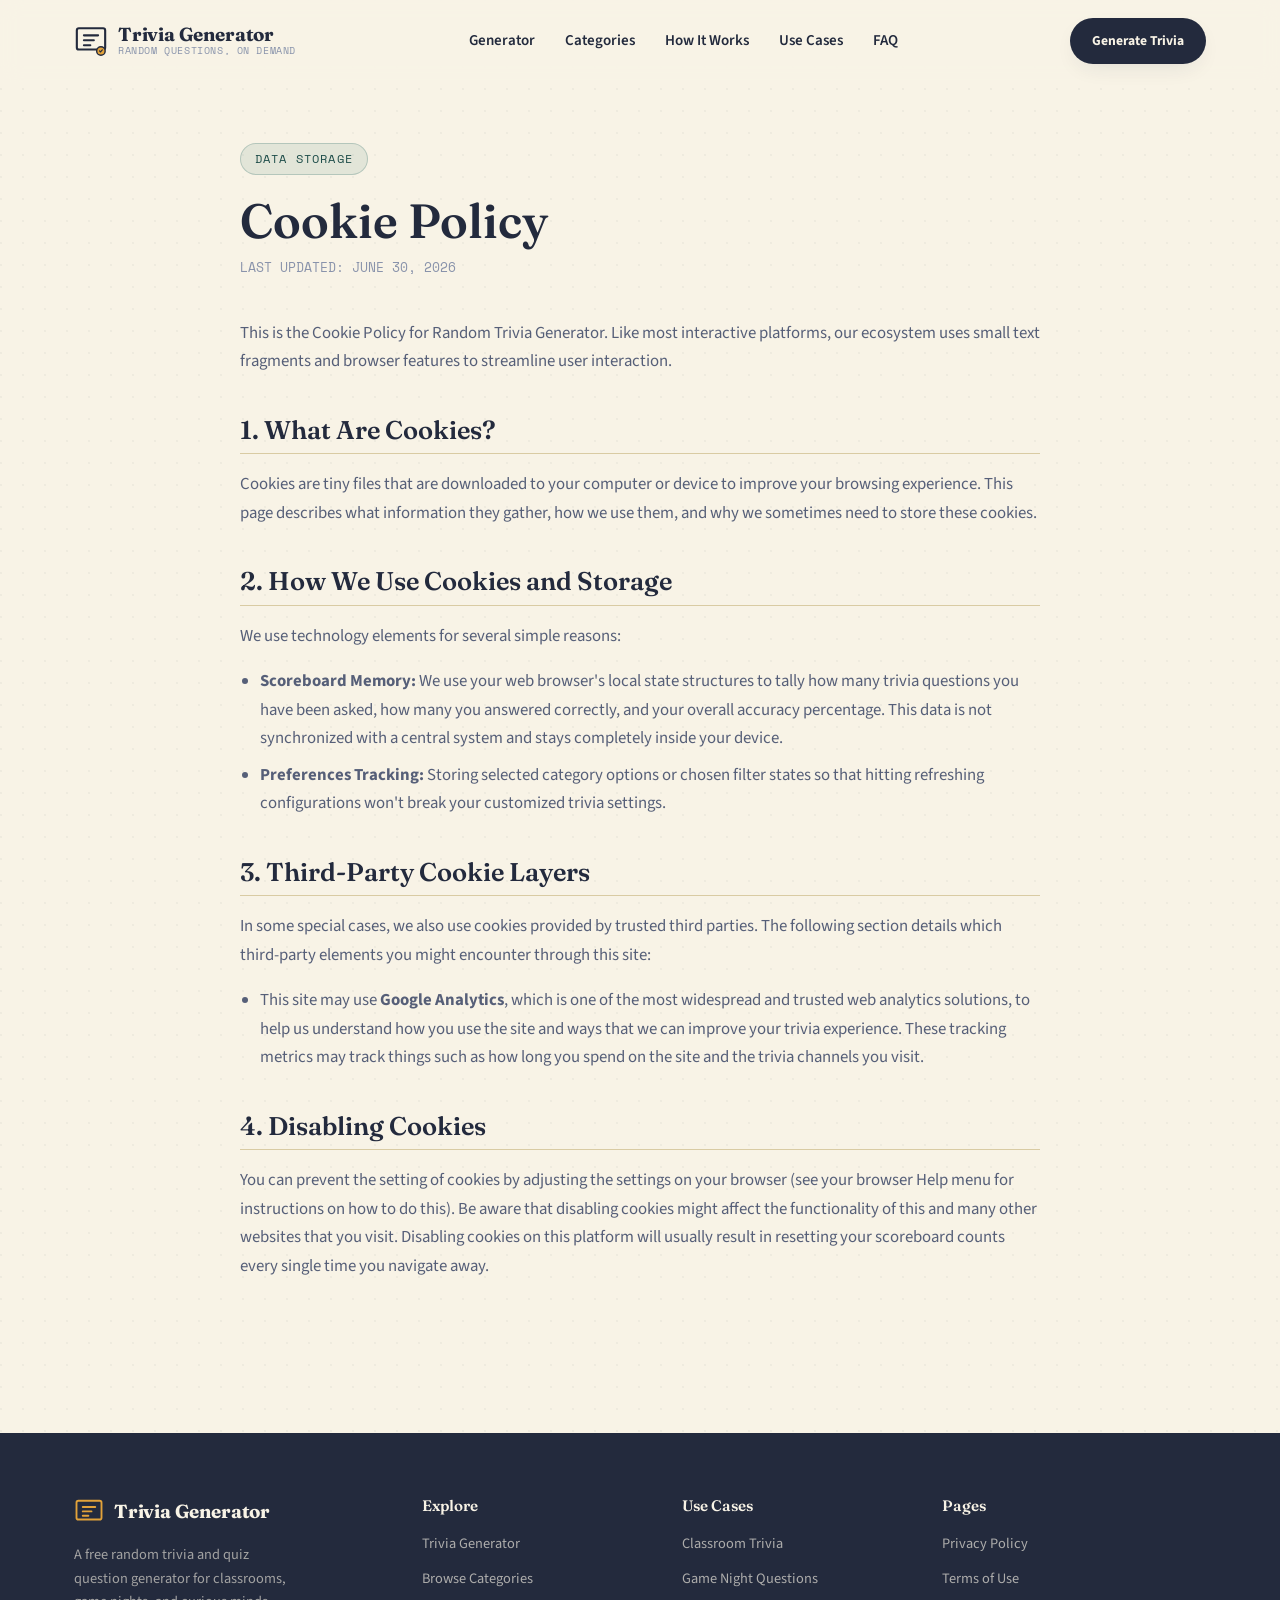
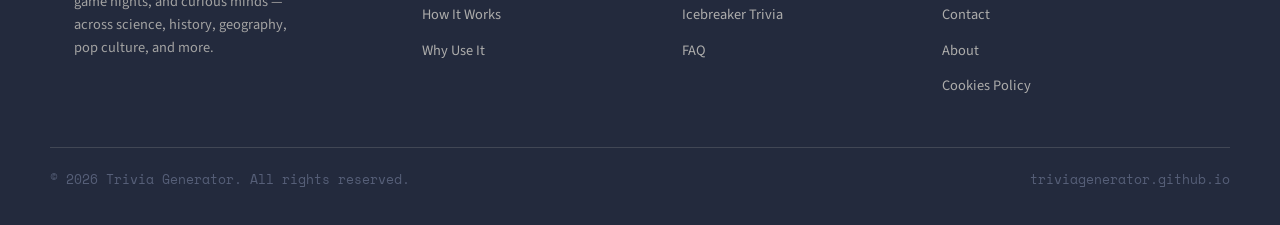
<file: cookies.html>
<!DOCTYPE html>
<html lang="en">
<head>
  <meta charset="UTF-8" />
  <meta name="viewport" content="width=device-width, initial-scale=1.0" />
  <title>Cookie Policy — Random Trivia Generator</title>
  <meta name="description" content="Cookie Policy for Random Trivia Generator. Learn how cookies and web local storage are used on our platform." />
  <meta name="robots" content="index, follow" />
  <link rel="canonical" href="https://triviagenerator.github.io/cookies" />
  <meta name="theme-color" content="#f8f3e6" />

  <link rel="icon" href="data:image/svg+xml,%3Csvg xmlns='http://www.w3.org/2000/svg' viewBox='0 0 48 48'%3E%3Crect x='4' y='6' width='40' height='30' rx='3' fill='%23f8f3e6' stroke='%23232a3d' stroke-width='3'/%3E%3Cpath d='M14 16h20M14 23h14M14 30h9' stroke='%23232a3d' stroke-width='3' stroke-linecap='round'/%3E%3C/svg%3E" />

  <link rel="preconnect" href="https://fonts.googleapis.com" />
  <link rel="preconnect" href="https://fonts.gstatic.com" crossorigin />
  <link href="https://fonts.googleapis.com/css2?family=Fraunces:ital,opsz,wght@0,9..144,500;0,9..144,600;0,9..144,700;1,9..144,500&family=Source+Sans+3:wght@400;600;700&family=Space+Mono:wght@400;700&display=swap" rel="stylesheet" />

  <link rel="stylesheet" href="css/styles.css" />
  
  <style>
    .legal-content {
      padding: 60px 0 96px;
      max-width: 800px;
      margin: 0 auto;
    }
    .legal-content h1 {
      font-size: clamp(2rem, 4vw, 3rem);
      margin-bottom: 10px;
    }
    .legal-content h2 {
      font-size: 1.6rem;
      margin-top: 40px;
      margin-bottom: 16px;
      border-bottom: 1px solid var(--line);
      padding-bottom: 8px;
    }
    .legal-content p, .legal-content li {
      font-size: 1.05rem;
      color: var(--ink-soft);
      line-height: 1.7;
    }
    .legal-content ul {
      list-style: disc;
      padding-left: 20px;
      margin-bottom: 20px;
    }
    .legal-content li {
      margin-bottom: 8px;
    }
    .last-updated {
      font-family: var(--font-mono);
      font-size: 0.8rem;
      color: var(--ink-faint);
      text-transform: uppercase;
      margin-bottom: 40px;
      display: block;
    }
  </style>
</head>
<body id="top">

  <div id="site-header"></div>

  <main>
    <section class="container">
      <div class="legal-content">
        <span class="eyebrow">Data Storage</span>
        <h1>Cookie Policy</h1>
        <span class="last-updated">Last Updated: June 30, 2026</span>

        <p>This is the Cookie Policy for Random Trivia Generator. Like most interactive platforms, our ecosystem uses small text fragments and browser features to streamline user interaction.</p>

        <h2>1. What Are Cookies?</h2>
        <p>Cookies are tiny files that are downloaded to your computer or device to improve your browsing experience. This page describes what information they gather, how we use them, and why we sometimes need to store these cookies.</p>

        <h2>2. How We Use Cookies and Storage</h2>
        <p>We use technology elements for several simple reasons:</p>
        <ul>
          <li><strong>Scoreboard Memory:</strong> We use your web browser's local state structures to tally how many trivia questions you have been asked, how many you answered correctly, and your overall accuracy percentage. This data is not synchronized with a central system and stays completely inside your device.</li>
          <li><strong>Preferences Tracking:</strong> Storing selected category options or chosen filter states so that hitting refreshing configurations won't break your customized trivia settings.</li>
        </ul>

        <h2>3. Third-Party Cookie Layers</h2>
        <p>In some special cases, we also use cookies provided by trusted third parties. The following section details which third-party elements you might encounter through this site:</p>
        <ul>
          <li>This site may use <strong>Google Analytics</strong>, which is one of the most widespread and trusted web analytics solutions, to help us understand how you use the site and ways that we can improve your trivia experience. These tracking metrics may track things such as how long you spend on the site and the trivia channels you visit.</li>
        </ul>

        <h2>4. Disabling Cookies</h2>
        <p>You can prevent the setting of cookies by adjusting the settings on your browser (see your browser Help menu for instructions on how to do this). Be aware that disabling cookies might affect the functionality of this and many other websites that you visit. Disabling cookies on this platform will usually result in resetting your scoreboard counts every single time you navigate away.</p>
      </div>
    </section>
  </main>

  <div id="site-footer"></div>

  <script src="js/header.js"></script>
  <script src="js/footer.js"></script>
</body>
</html>
</file>
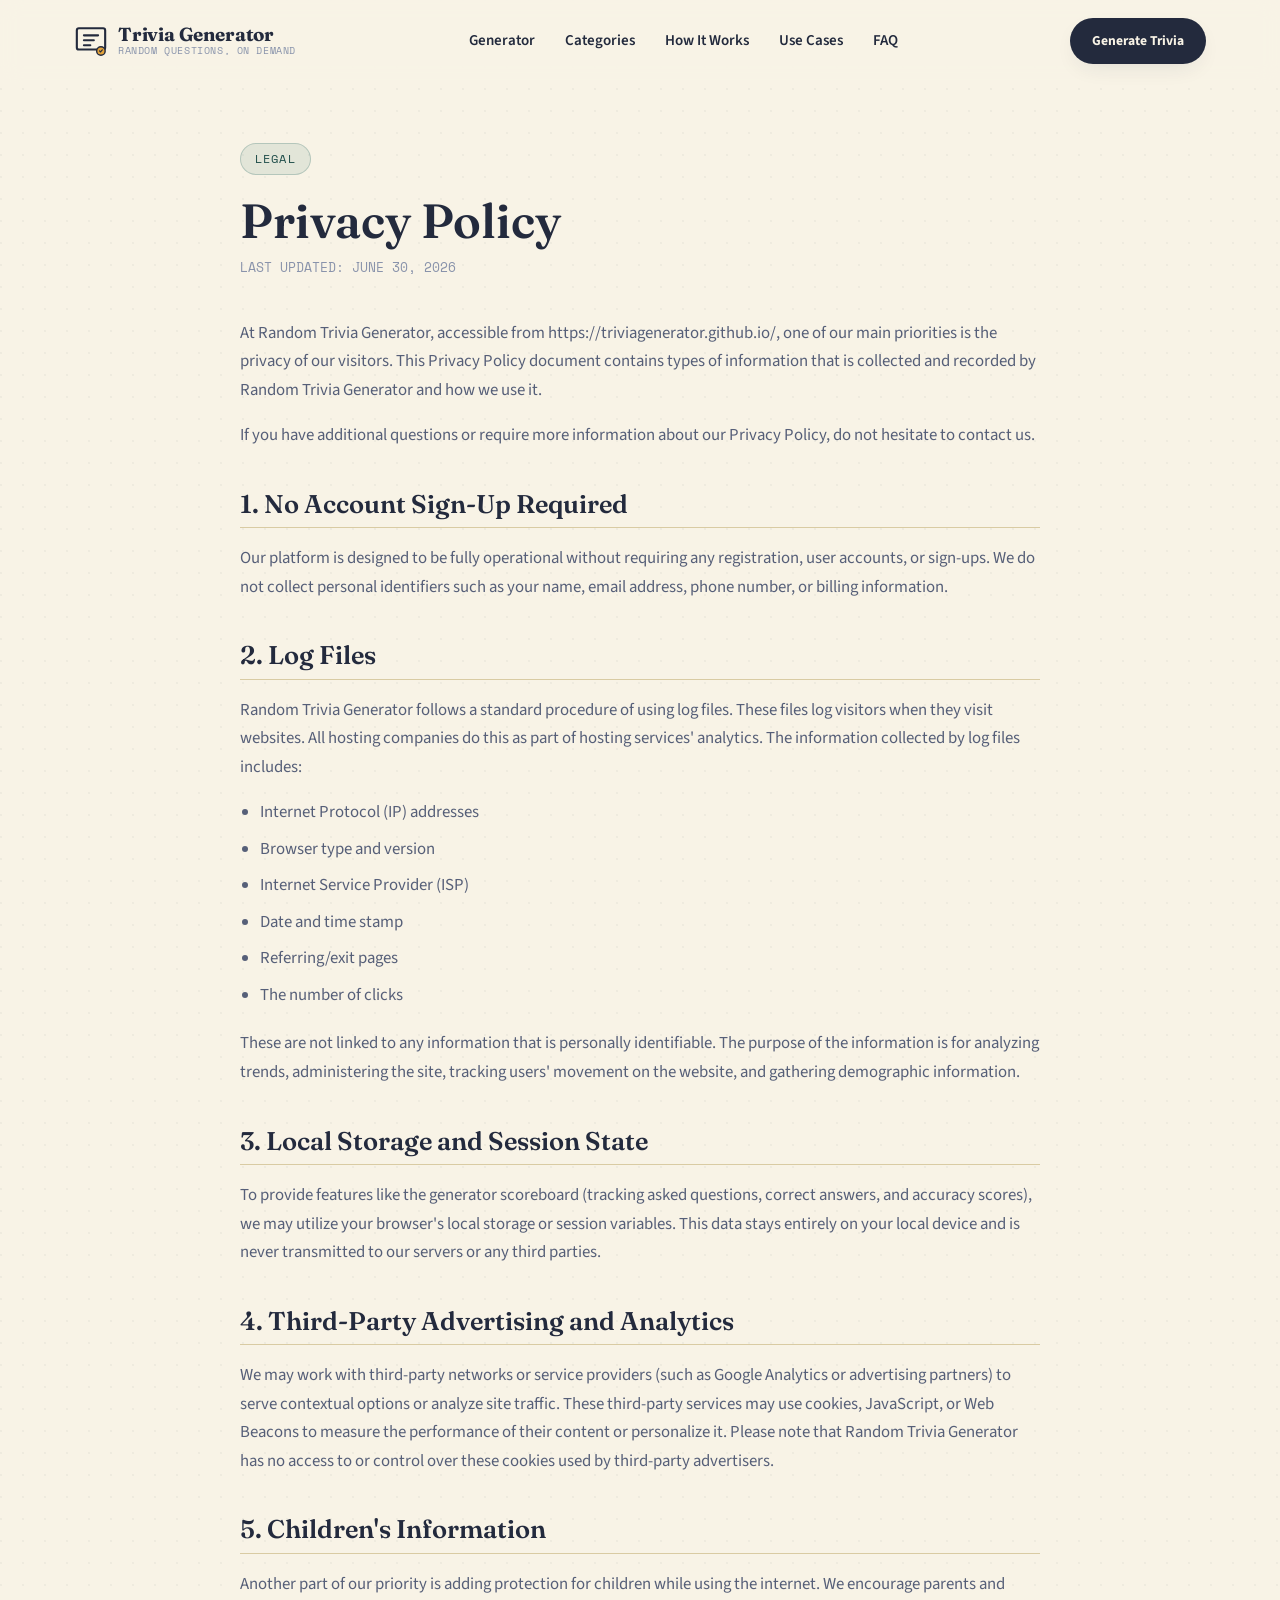
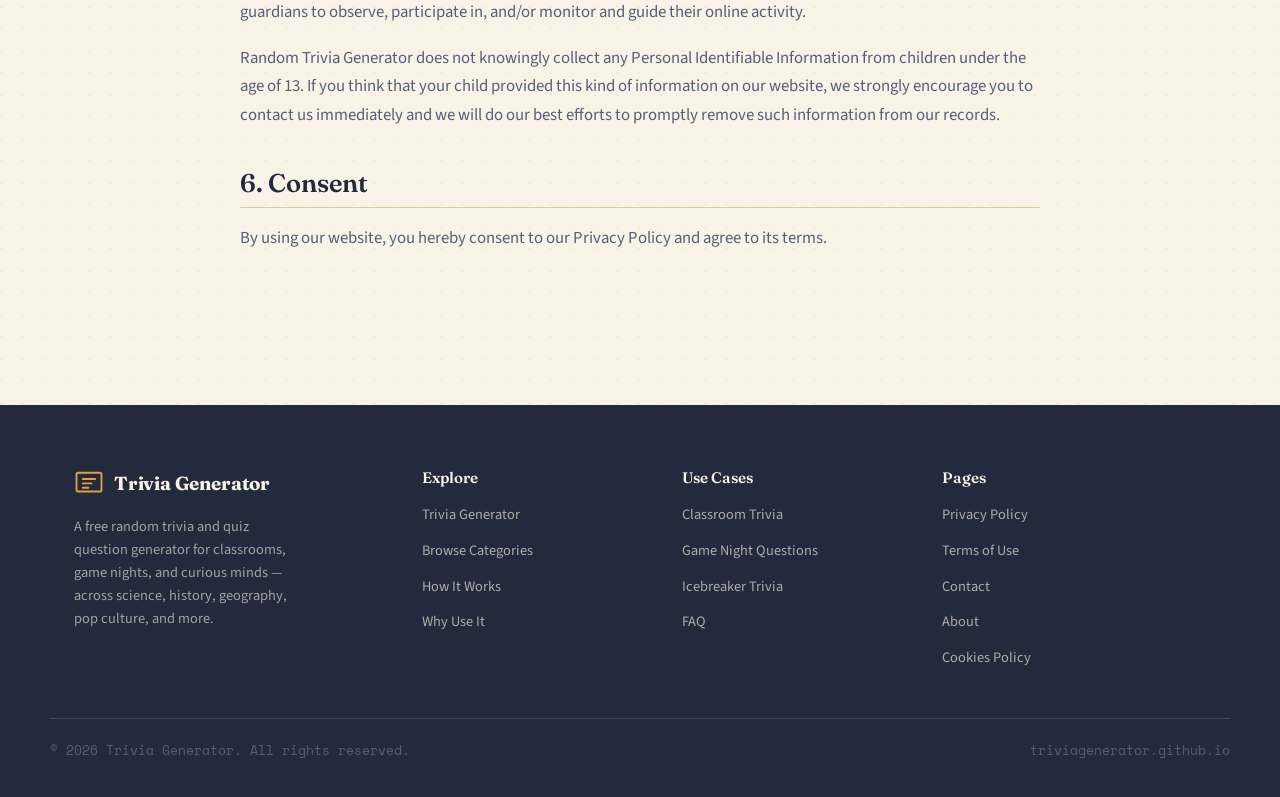
<file: privacy.html>
<!DOCTYPE html>
<html lang="en">
<head>
  <meta charset="UTF-8" />
  <meta name="viewport" content="width=device-width, initial-scale=1.0" />
  <title>Privacy Policy — Random Trivia Generator</title>
  <meta name="description" content="Privacy Policy for Random Trivia Generator. Learn how we handle information on our free trivia platform." />
  <meta name="robots" content="index, follow" />
  <link rel="canonical" href="https://triviagenerator.github.io/privacy" />
  <meta name="theme-color" content="#f8f3e6" />

  <link rel="icon" href="data:image/svg+xml,%3Csvg xmlns='http://www.w3.org/2000/svg' viewBox='0 0 48 48'%3E%3Crect x='4' y='6' width='40' height='30' rx='3' fill='%23f8f3e6' stroke='%23232a3d' stroke-width='3'/%3E%3Cpath d='M14 16h20M14 23h14M14 30h9' stroke='%23232a3d' stroke-width='3' stroke-linecap='round'/%3E%3C/svg%3E" />

  <link rel="preconnect" href="https://fonts.googleapis.com" />
  <link rel="preconnect" href="https://fonts.gstatic.com" crossorigin />
  <link href="https://fonts.googleapis.com/css2?family=Fraunces:ital,opsz,wght@0,9..144,500;0,9..144,600;0,9..144,700;1,9..144,500&family=Source+Sans+3:wght@400;600;700&family=Space+Mono:wght@400;700&display=swap" rel="stylesheet" />

  <link rel="stylesheet" href="/css/styles.css" />
  
  <style>
    .legal-content {
      padding: 60px 0 96px;
      max-width: 800px;
      margin: 0 auto;
    }
    .legal-content h1 {
      font-size: clamp(2rem, 4vw, 3rem);
      margin-bottom: 10px;
    }
    .legal-content h2 {
      font-size: 1.6rem;
      margin-top: 40px;
      margin-bottom: 16px;
      border-bottom: 1px solid var(--line);
      padding-bottom: 8px;
    }
    .legal-content p, .legal-content li {
      font-size: 1.05rem;
      color: var(--ink-soft);
      line-height: 1.7;
    }
    .legal-content ul {
      list-style: disc;
      padding-left: 20px;
      margin-bottom: 20px;
    }
    .legal-content li {
      margin-bottom: 8px;
    }
    .last-updated {
      font-family: var(--font-mono);
      font-size: 0.8rem;
      color: var(--ink-faint);
      text-transform: uppercase;
      margin-bottom: 40px;
      display: block;
    }
  </style>
</head>
<body id="top">

  <div id="site-header"></div>

  <main>
    <section class="container">
      <div class="legal-content">
        <span class="eyebrow">Legal</span>
        <h1>Privacy Policy</h1>
        <span class="last-updated">Last Updated: June 30, 2026</span>

        <p>At Random Trivia Generator, accessible from https://triviagenerator.github.io/, one of our main priorities is the privacy of our visitors. This Privacy Policy document contains types of information that is collected and recorded by Random Trivia Generator and how we use it.</p>
        
        <p>If you have additional questions or require more information about our Privacy Policy, do not hesitate to contact us.</p>

        <h2>1. No Account Sign-Up Required</h2>
        <p>Our platform is designed to be fully operational without requiring any registration, user accounts, or sign-ups. We do not collect personal identifiers such as your name, email address, phone number, or billing information.</p>

        <h2>2. Log Files</h2>
        <p>Random Trivia Generator follows a standard procedure of using log files. These files log visitors when they visit websites. All hosting companies do this as part of hosting services' analytics. The information collected by log files includes:</p>
        <ul>
          <li>Internet Protocol (IP) addresses</li>
          <li>Browser type and version</li>
          <li>Internet Service Provider (ISP)</li>
          <li>Date and time stamp</li>
          <li>Referring/exit pages</li>
          <li>The number of clicks</li>
        </ul>
        <p>These are not linked to any information that is personally identifiable. The purpose of the information is for analyzing trends, administering the site, tracking users' movement on the website, and gathering demographic information.</p>

        <h2>3. Local Storage and Session State</h2>
        <p>To provide features like the generator scoreboard (tracking asked questions, correct answers, and accuracy scores), we may utilize your browser's local storage or session variables. This data stays entirely on your local device and is never transmitted to our servers or any third parties.</p>

        <h2>4. Third-Party Advertising and Analytics</h2>
        <p>We may work with third-party networks or service providers (such as Google Analytics or advertising partners) to serve contextual options or analyze site traffic. These third-party services may use cookies, JavaScript, or Web Beacons to measure the performance of their content or personalize it. Please note that Random Trivia Generator has no access to or control over these cookies used by third-party advertisers.</p>

        <h2>5. Children's Information</h2>
        <p>Another part of our priority is adding protection for children while using the internet. We encourage parents and guardians to observe, participate in, and/or monitor and guide their online activity.</p>
        <p>Random Trivia Generator does not knowingly collect any Personal Identifiable Information from children under the age of 13. If you think that your child provided this kind of information on our website, we strongly encourage you to contact us immediately and we will do our best efforts to promptly remove such information from our records.</p>

        <h2>6. Consent</h2>
        <p>By using our website, you hereby consent to our Privacy Policy and agree to its terms.</p>
      </div>
    </section>
  </main>

  <div id="site-footer"></div>

  <script src="/js/header.js"></script>
  <script src="/js/footer.js"></script>
</body>
</html>
</file>
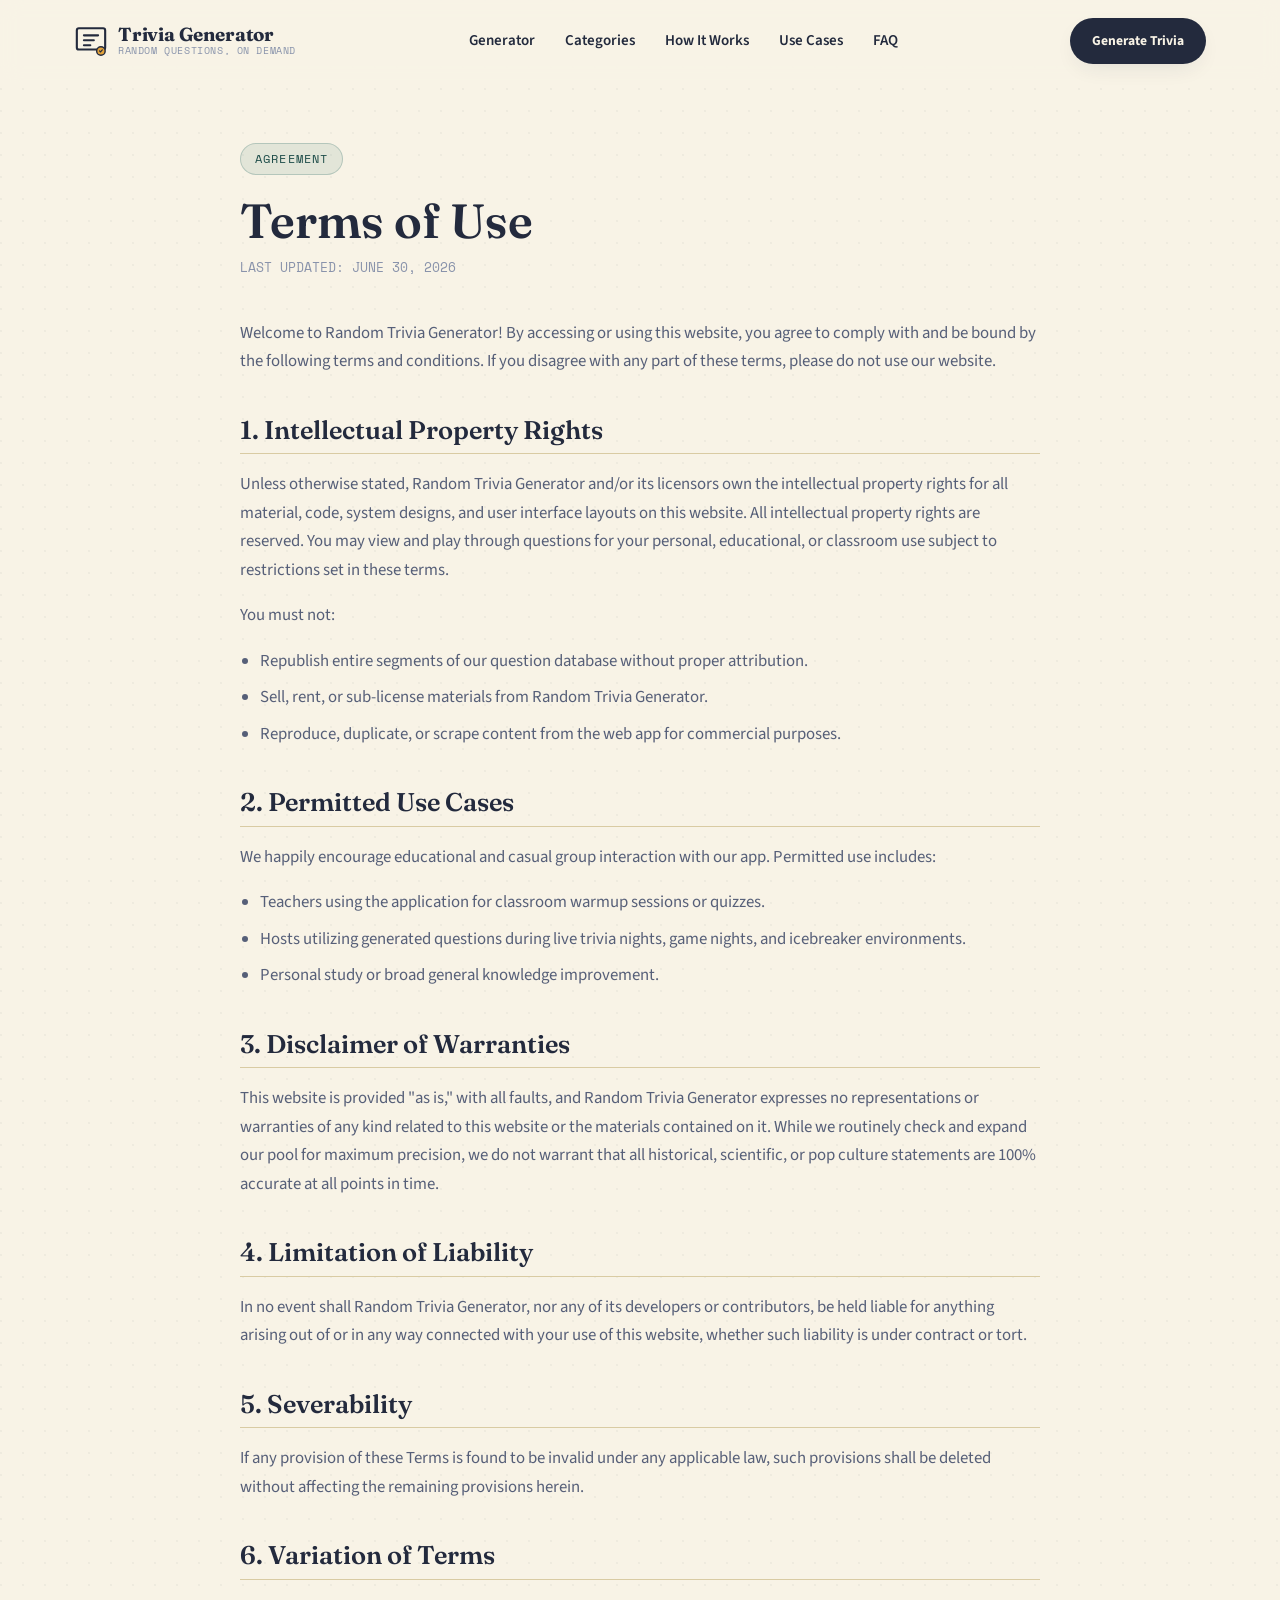
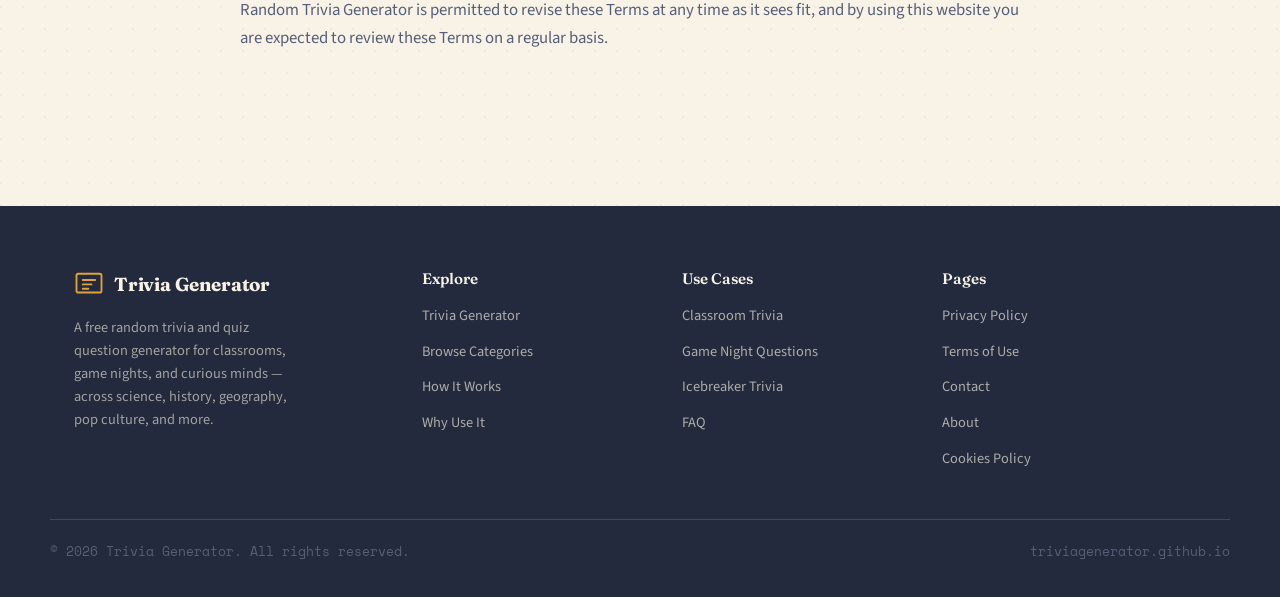
<file: terms.html>
<!DOCTYPE html>
<html lang="en">
<head>
  <meta charset="UTF-8" />
  <meta name="viewport" content="width=device-width, initial-scale=1.0" />
  <title>Terms of Use — Random Trivia Generator</title>
  <meta name="description" content="Terms of Use for Random Trivia Generator. Read our rules and parameters for using our free quiz platform." />
  <meta name="robots" content="index, follow" />
  <link rel="canonical" href="https://triviagenerator.github.io/terms" />
  <meta name="theme-color" content="#f8f3e6" />

  <link rel="icon" href="data:image/svg+xml,%3Csvg xmlns='http://www.w3.org/2000/svg' viewBox='0 0 48 48'%3E%3Crect x='4' y='6' width='40' height='30' rx='3' fill='%23f8f3e6' stroke='%23232a3d' stroke-width='3'/%3E%3Cpath d='M14 16h20M14 23h14M14 30h9' stroke='%23232a3d' stroke-width='3' stroke-linecap='round'/%3E%3C/svg%3E" />

  <link rel="preconnect" href="https://fonts.googleapis.com" />
  <link rel="preconnect" href="https://fonts.gstatic.com" crossorigin />
  <link href="https://fonts.googleapis.com/css2?family=Fraunces:ital,opsz,wght@0,9..144,500;0,9..144,600;0,9..144,700;1,9..144,500&family=Source+Sans+3:wght@400;600;700&family=Space+Mono:wght@400;700&display=swap" rel="stylesheet" />

  <link rel="stylesheet" href="css/styles.css" />
  
  <style>
    .legal-content {
      padding: 60px 0 96px;
      max-width: 800px;
      margin: 0 auto;
    }
    .legal-content h1 {
      font-size: clamp(2rem, 4vw, 3rem);
      margin-bottom: 10px;
    }
    .legal-content h2 {
      font-size: 1.6rem;
      margin-top: 40px;
      margin-bottom: 16px;
      border-bottom: 1px solid var(--line);
      padding-bottom: 8px;
    }
    .legal-content p, .legal-content li {
      font-size: 1.05rem;
      color: var(--ink-soft);
      line-height: 1.7;
    }
    .legal-content ul {
      list-style: disc;
      padding-left: 20px;
      margin-bottom: 20px;
    }
    .legal-content li {
      margin-bottom: 8px;
    }
    .last-updated {
      font-family: var(--font-mono);
      font-size: 0.8rem;
      color: var(--ink-faint);
      text-transform: uppercase;
      margin-bottom: 40px;
      display: block;
    }
  </style>
</head>
<body id="top">

  <div id="site-header"></div>

  <main>
    <section class="container">
      <div class="legal-content">
        <span class="eyebrow">Agreement</span>
        <h1>Terms of Use</h1>
        <span class="last-updated">Last Updated: June 30, 2026</span>

        <p>Welcome to Random Trivia Generator! By accessing or using this website, you agree to comply with and be bound by the following terms and conditions. If you disagree with any part of these terms, please do not use our website.</p>

        <h2>1. Intellectual Property Rights</h2>
        <p>Unless otherwise stated, Random Trivia Generator and/or its licensors own the intellectual property rights for all material, code, system designs, and user interface layouts on this website. All intellectual property rights are reserved. You may view and play through questions for your personal, educational, or classroom use subject to restrictions set in these terms.</p>
        <p>You must not:</p>
        <ul>
          <li>Republish entire segments of our question database without proper attribution.</li>
          <li>Sell, rent, or sub-license materials from Random Trivia Generator.</li>
          <li>Reproduce, duplicate, or scrape content from the web app for commercial purposes.</li>
        </ul>

        <h2>2. Permitted Use Cases</h2>
        <p>We happily encourage educational and casual group interaction with our app. Permitted use includes:</p>
        <ul>
          <li>Teachers using the application for classroom warmup sessions or quizzes.</li>
          <li>Hosts utilizing generated questions during live trivia nights, game nights, and icebreaker environments.</li>
          <li>Personal study or broad general knowledge improvement.</li>
        </ul>

        <h2>3. Disclaimer of Warranties</h2>
        <p>This website is provided "as is," with all faults, and Random Trivia Generator expresses no representations or warranties of any kind related to this website or the materials contained on it. While we routinely check and expand our pool for maximum precision, we do not warrant that all historical, scientific, or pop culture statements are 100% accurate at all points in time.</p>

        <h2>4. Limitation of Liability</h2>
        <p>In no event shall Random Trivia Generator, nor any of its developers or contributors, be held liable for anything arising out of or in any way connected with your use of this website, whether such liability is under contract or tort.</p>

        <h2>5. Severability</h2>
        <p>If any provision of these Terms is found to be invalid under any applicable law, such provisions shall be deleted without affecting the remaining provisions herein.</p>

        <h2>6. Variation of Terms</h2>
        <p>Random Trivia Generator is permitted to revise these Terms at any time as it sees fit, and by using this website you are expected to review these Terms on a regular basis.</p>
      </div>
    </section>
  </main>

  <div id="site-footer"></div>

  <script src="js/header.js"></script>
  <script src="js/footer.js"></script>
</body>
</html>
</file>
<file: css/styles.css>
/* ===========================================================
   Trivia Generator — Stylesheet
   Theme: Educational "card catalog" — cream paper, ink, amber & teal accents
   =========================================================== */

:root {
  /* Color tokens */
  --cream: #f8f3e6;
  --cream-deep: #efe6cf;
  --paper: #fffdf8;
  --ink: #232a3d;
  --ink-soft: #565f78;
  --ink-faint: #8993ab;
  --amber: #e2a23a;
  --amber-deep: #c1801f;
  --teal: #2c6b66;
  --teal-deep: #1e4d49;
  --coral: #d9694a;
  --line: #d9cba3;
  --line-soft: #e7dcc0;
  --correct: #3f8b5c;
  --incorrect: #c1503b;

  /* Type */
  --font-display: "Fraunces", "Georgia", serif;
  --font-body: "Source Sans 3", "Segoe UI", sans-serif;
  --font-mono: "Space Mono", "Courier New", monospace;

  /* Layout */
  --container: 1180px;
  --radius-card: 18px;
  --radius-pill: 999px;
  --shadow-card: 0 18px 40px -16px rgba(35, 42, 61, 0.28);
  --shadow-soft: 0 8px 24px -10px rgba(35, 42, 61, 0.16);
}

/* ---------- Reset ---------- */
*,
*::before,
*::after {
  box-sizing: border-box;
}

html {
  scroll-behavior: smooth;
}

body {
  margin: 0;
  background: var(--cream);
  color: var(--ink);
  font-family: var(--font-body);
  font-size: 16px;
  line-height: 1.6;
  -webkit-font-smoothing: antialiased;
}

img,
svg {
  max-width: 100%;
  display: block;
}

a {
  color: inherit;
  text-decoration: none;
}

ul {
  list-style: none;
  margin: 0;
  padding: 0;
}

h1,
h2,
h3,
h4 {
  font-family: var(--font-display);
  font-weight: 600;
  line-height: 1.15;
  margin: 0 0 0.5em;
  color: var(--ink);
}

p {
  margin: 0 0 1em;
  color: var(--ink-soft);
}

button {
  font-family: inherit;
}

.container {
  max-width: var(--container);
  margin: 0 auto;
  padding: 0 24px;
}

.visually-hidden {
  position: absolute;
  width: 1px;
  height: 1px;
  padding: 0;
  margin: -1px;
  overflow: hidden;
  clip: rect(0, 0, 0, 0);
  white-space: nowrap;
  border: 0;
}

@media (prefers-reduced-motion: reduce) {
  *,
  *::before,
  *::after {
    animation-duration: 0.001ms !important;
    animation-iteration-count: 1 !important;
    transition-duration: 0.001ms !important;
    scroll-behavior: auto !important;
  }
}

/* Subtle paper-grain background texture */
body {
  background-image:
    radial-gradient(circle at 1px 1px, rgba(35, 42, 61, 0.045) 1px, transparent 0);
  background-size: 22px 22px;
}

/* ---------- Buttons ---------- */
.btn {
  display: inline-flex;
  align-items: center;
  justify-content: center;
  gap: 8px;
  padding: 14px 28px;
  border-radius: var(--radius-pill);
  font-weight: 700;
  font-size: 0.98rem;
  border: 2px solid transparent;
  cursor: pointer;
  transition: transform 0.18s ease, box-shadow 0.18s ease, background 0.18s ease, color 0.18s ease;
  white-space: nowrap;
}

.btn-small {
  padding: 10px 20px;
  font-size: 0.85rem;
}

.btn-primary {
  background: var(--ink);
  color: var(--cream);
  box-shadow: var(--shadow-soft);
}

.btn-primary:hover {
  transform: translateY(-2px);
  box-shadow: 0 14px 26px -12px rgba(35, 42, 61, 0.45);
  background: var(--teal-deep);
}

.btn-secondary {
  background: var(--amber);
  color: var(--ink);
}

.btn-secondary:hover {
  transform: translateY(-2px);
  background: var(--amber-deep);
  color: var(--paper);
}

.btn-ghost {
  background: transparent;
  border-color: var(--ink);
  color: var(--ink);
}

.btn-ghost:hover {
  background: var(--ink);
  color: var(--cream);
}

.btn:focus-visible,
a:focus-visible,
button:focus-visible,
select:focus-visible {
  outline: 3px solid var(--teal);
  outline-offset: 2px;
}

/* ===========================================================
   HEADER
   =========================================================== */
.site-header {
  position: sticky;
  top: 0;
  z-index: 100;
  background: rgba(248, 243, 230, 0.92);
  backdrop-filter: blur(10px);
  border-bottom: 1px solid transparent;
  transition: border-color 0.25s ease, box-shadow 0.25s ease, padding 0.25s ease;
  padding: 18px 0;
}

.site-header.is-scrolled {
  border-bottom-color: var(--line);
  box-shadow: 0 6px 20px -16px rgba(35, 42, 61, 0.4);
  padding: 10px 0;
}

.header-inner {
  display: flex;
  align-items: center;
  justify-content: space-between;
  gap: 24px;
}

.brand {
  display: flex;
  align-items: center;
  gap: 10px;
}

.brand-mark {
  color: var(--ink);
  flex-shrink: 0;
}

.brand-text {
  display: flex;
  flex-direction: column;
  line-height: 1.1;
}

.brand-title {
  font-family: var(--font-display);
  font-weight: 700;
  font-size: 1.18rem;
  letter-spacing: -0.01em;
}

.brand-subtitle {
  font-family: var(--font-mono);
  font-size: 0.62rem;
  letter-spacing: 0.06em;
  text-transform: uppercase;
  color: var(--ink-faint);
}

.main-nav ul {
  display: flex;
  gap: 30px;
}

.main-nav a {
  font-weight: 600;
  font-size: 0.94rem;
  position: relative;
  padding-bottom: 4px;
}

.main-nav a::after {
  content: "";
  position: absolute;
  left: 0;
  bottom: 0;
  width: 0;
  height: 2px;
  background: var(--amber);
  transition: width 0.2s ease;
}

.main-nav a:hover::after {
  width: 100%;
}

.header-actions {
  display: flex;
  align-items: center;
  gap: 14px;
}

.nav-toggle {
  display: none;
  flex-direction: column;
  justify-content: space-between;
  width: 26px;
  height: 18px;
  background: none;
  border: none;
  cursor: pointer;
  padding: 0;
}

.nav-toggle span {
  display: block;
  height: 2.5px;
  width: 100%;
  background: var(--ink);
  border-radius: 2px;
  transition: transform 0.25s ease, opacity 0.25s ease;
}

.nav-toggle.is-open span:nth-child(1) {
  transform: translateY(7.5px) rotate(45deg);
}
.nav-toggle.is-open span:nth-child(2) {
  opacity: 0;
}
.nav-toggle.is-open span:nth-child(3) {
  transform: translateY(-7.5px) rotate(-45deg);
}

.mobile-nav {
  display: none;
  border-top: 1px solid var(--line);
  margin-top: 16px;
}

.mobile-nav ul {
  padding: 16px 24px 8px;
  display: flex;
  flex-direction: column;
  gap: 16px;
}

.mobile-nav a {
  font-weight: 600;
  font-size: 1.02rem;
}

/* ===========================================================
   SHARED SECTION STYLES
   =========================================================== */
section {
  padding: 96px 0;
  position: relative;
}

.eyebrow {
  display: inline-flex;
  align-items: center;
  gap: 8px;
  font-family: var(--font-mono);
  font-size: 0.72rem;
  letter-spacing: 0.1em;
  text-transform: uppercase;
  color: var(--teal-deep);
  background: rgba(44, 107, 102, 0.1);
  border: 1px solid rgba(44, 107, 102, 0.25);
  padding: 6px 14px;
  border-radius: var(--radius-pill);
  margin-bottom: 18px;
}

.section-head {
  max-width: 680px;
  margin: 0 0 56px;
}

.section-head.centered {
  margin-left: auto;
  margin-right: auto;
  text-align: center;
}

.section-head h2 {
  font-size: clamp(1.8rem, 3vw, 2.5rem);
}

/* Reveal-on-scroll */
.reveal {
  opacity: 0;
  transform: translateY(28px);
  transition: opacity 0.7s ease, transform 0.7s ease;
}

.reveal.in-view {
  opacity: 1;
  transform: translateY(0);
}

.reveal-delay-1.in-view { transition-delay: 0.08s; }
.reveal-delay-2.in-view { transition-delay: 0.16s; }
.reveal-delay-3.in-view { transition-delay: 0.24s; }
.reveal-delay-4.in-view { transition-delay: 0.32s; }

/* ===========================================================
   HERO
   =========================================================== */
.hero {
  padding-top: 64px;
  overflow: hidden;
}

.hero-grid {
  display: grid;
  grid-template-columns: 1.05fr 0.95fr;
  gap: 56px;
  align-items: center;
}

.hero-copy .eyebrow {
  margin-bottom: 20px;
}

.hero-copy h1 {
  font-size: clamp(2.4rem, 4.4vw, 3.6rem);
  letter-spacing: -0.015em;
}

.hero-copy h1 em {
  font-style: italic;
  color: var(--teal-deep);
  position: relative;
}

.hero-copy .lede {
  font-size: 1.12rem;
  max-width: 50ch;
  color: var(--ink-soft);
}

.hero-actions {
  display: flex;
  gap: 16px;
  margin: 28px 0 34px;
  flex-wrap: wrap;
}

.hero-points {
  display: flex;
  gap: 28px;
  flex-wrap: wrap;
}

.hero-point {
  display: flex;
  align-items: center;
  gap: 8px;
  font-size: 0.9rem;
  font-weight: 600;
  color: var(--ink-soft);
}

.hero-point .dot {
  width: 8px;
  height: 8px;
  border-radius: 50%;
  background: var(--amber);
  flex-shrink: 0;
}

/* Decorative stacked index cards behind the hero illustration */
.hero-visual {
  position: relative;
  display: flex;
  align-items: center;
  justify-content: center;
  min-height: 360px;
}

.deck-card {
  position: absolute;
  width: 260px;
  height: 320px;
  background: var(--paper);
  border: 1.5px solid var(--line);
  border-radius: 14px;
  box-shadow: var(--shadow-soft);
}

.deck-card.deck-1 {
  transform: rotate(-9deg) translate(-70px, 10px);
  background: var(--cream-deep);
}

.deck-card.deck-2 {
  transform: rotate(7deg) translate(60px, 24px);
  background: #fff;
}

.deck-card.deck-3 {
  width: 280px;
  height: 340px;
  z-index: 2;
  display: flex;
  flex-direction: column;
  padding: 26px;
  animation: float 5s ease-in-out infinite;
}

.deck-card.deck-3::before {
  content: "";
  position: absolute;
  top: 18px;
  left: 50%;
  transform: translateX(-50%);
  width: 22px;
  height: 22px;
  border-radius: 50%;
  background: var(--cream);
  border: 2px dashed var(--line);
}

.deck-card .stamp {
  font-family: var(--font-mono);
  font-size: 0.68rem;
  letter-spacing: 0.08em;
  text-transform: uppercase;
  color: var(--teal-deep);
  margin-top: 28px;
}

.deck-card .deck-q {
  font-family: var(--font-display);
  font-size: 1.2rem;
  margin: 14px 0;
}

.deck-card .deck-tag {
  margin-top: auto;
  display: inline-flex;
  align-self: flex-start;
  font-family: var(--font-mono);
  font-size: 0.7rem;
  background: var(--amber);
  color: var(--ink);
  padding: 5px 12px;
  border-radius: var(--radius-pill);
}

@keyframes float {
  0%, 100% { transform: translateY(0) rotate(-1.5deg); }
  50% { transform: translateY(-14px) rotate(1deg); }
}

/* ===========================================================
   GENERATOR (Signature element)
   =========================================================== */
.generator-section {
  background: var(--cream-deep);
  border-top: 1px solid var(--line);
  border-bottom: 1px solid var(--line);
}

.generator-wrap {
  display: grid;
  grid-template-columns: minmax(0, 1fr);
  justify-items: center;
  gap: 36px;
}

.generator-controls {
  width: 100%;
  max-width: 720px;
  display: flex;
  gap: 14px;
  flex-wrap: wrap;
  align-items: center;
  justify-content: center;
  background: var(--paper);
  border: 1px solid var(--line);
  border-radius: var(--radius-pill);
  padding: 12px;
  box-shadow: var(--shadow-soft);
}

.field-select {
  flex: 1 1 200px;
  position: relative;
}

.field-select select {
  width: 100%;
  appearance: none;
  background: transparent;
  border: none;
  font-family: var(--font-mono);
  font-size: 0.82rem;
  text-transform: uppercase;
  letter-spacing: 0.04em;
  color: var(--ink);
  padding: 12px 30px 12px 16px;
  cursor: pointer;
}

.field-select::after {
  content: "▾";
  position: absolute;
  right: 14px;
  top: 50%;
  transform: translateY(-50%);
  pointer-events: none;
  color: var(--ink-faint);
}

.field-select:not(:last-of-type) {
  border-right: 1px solid var(--line-soft);
}

#generateBtn {
  flex: 0 0 auto;
}

/* Flip card */
.flashcard {
  width: 100%;
  max-width: 620px;
  min-height: 380px;
  perspective: 1800px;
}

.flashcard-inner {
  position: relative;
  width: 100%;
  min-height: 380px;
  transform-style: preserve-3d;
  transition: transform 0.7s cubic-bezier(0.4, 0.2, 0.2, 1);
}

.flashcard.is-flipped .flashcard-inner {
  transform: rotateY(180deg);
}

.flashcard-face {
  position: absolute;
  inset: 0;
  backface-visibility: hidden;
  background: var(--paper);
  border: 1.5px solid var(--line);
  border-radius: var(--radius-card);
  box-shadow: var(--shadow-card);
  padding: 40px;
  display: flex;
  flex-direction: column;
}

.flashcard-front {
  align-items: center;
  justify-content: center;
  text-align: center;
}

.flashcard-front .punch {
  width: 26px;
  height: 26px;
  border-radius: 50%;
  border: 2px dashed var(--line);
  margin-bottom: 22px;
}

.flashcard-front h3 {
  font-size: 1.4rem;
  max-width: 32ch;
}

.flashcard-front p {
  max-width: 36ch;
}

.flashcard-back {
  transform: rotateY(180deg);
  overflow-y: auto;
}

.card-stamp {
  font-family: var(--font-mono);
  font-size: 0.72rem;
  letter-spacing: 0.06em;
  text-transform: uppercase;
  color: var(--teal-deep);
}

.card-difficulty {
  position: absolute;
  top: 36px;
  right: 36px;
  font-family: var(--font-mono);
  font-size: 0.66rem;
  text-transform: uppercase;
  letter-spacing: 0.06em;
  padding: 5px 12px;
  border-radius: var(--radius-pill);
  border: 1px solid currentColor;
}

.card-difficulty.diff-easy { color: var(--correct); }
.card-difficulty.diff-medium { color: var(--amber-deep); }
.card-difficulty.diff-hard { color: var(--incorrect); }

.card-question {
  font-size: 1.35rem;
  margin: 14px 0 22px;
  padding-right: 70px;
}

.card-options {
  display: grid;
  gap: 10px;
  margin-bottom: 18px;
}

.option-btn {
  display: flex;
  align-items: center;
  gap: 12px;
  width: 100%;
  text-align: left;
  background: var(--cream);
  border: 1.5px solid var(--line);
  border-radius: 12px;
  padding: 12px 16px;
  cursor: pointer;
  font-size: 0.96rem;
  color: var(--ink);
  transition: border-color 0.15s ease, background 0.15s ease, transform 0.15s ease;
}

.option-btn:hover:not(:disabled) {
  border-color: var(--teal);
  transform: translateX(2px);
}

.option-letter {
  font-family: var(--font-mono);
  font-size: 0.78rem;
  width: 24px;
  height: 24px;
  border-radius: 50%;
  border: 1.5px solid var(--line);
  display: flex;
  align-items: center;
  justify-content: center;
  flex-shrink: 0;
}

.option-btn.is-correct {
  background: rgba(63, 139, 92, 0.12);
  border-color: var(--correct);
}

.option-btn.is-correct .option-letter {
  background: var(--correct);
  border-color: var(--correct);
  color: #fff;
}

.option-btn.is-incorrect {
  background: rgba(193, 80, 59, 0.1);
  border-color: var(--incorrect);
}

.option-btn.is-incorrect .option-letter {
  background: var(--incorrect);
  border-color: var(--incorrect);
  color: #fff;
}

.option-btn:disabled {
  cursor: default;
}

.card-fact {
  background: var(--cream-deep);
  border-left: 3px solid var(--amber);
  padding: 12px 16px;
  border-radius: 0 10px 10px 0;
  font-size: 0.92rem;
  color: var(--ink-soft);
  margin-bottom: 16px;
  animation: fadeIn 0.4s ease;
}

.card-fact strong {
  color: var(--ink);
}

.card-footer {
  margin-top: auto;
  display: flex;
  justify-content: flex-end;
}

.no-results {
  display: flex;
  align-items: center;
  justify-content: center;
  height: 100%;
  text-align: center;
}

@keyframes fadeIn {
  from { opacity: 0; transform: translateY(6px); }
  to { opacity: 1; transform: translateY(0); }
}

.flashcard.pulse .flashcard-face::after {
  content: "";
  position: absolute;
  inset: -2px;
  border-radius: var(--radius-card);
  border: 2px solid var(--amber);
  opacity: 0;
  animation: pulseRing 0.9s ease;
  pointer-events: none;
}

@keyframes pulseRing {
  0% { opacity: 0.9; transform: scale(0.98); }
  100% { opacity: 0; transform: scale(1.02); }
}

/* Scoreboard */
.generator-scoreboard {
  display: flex;
  gap: 18px;
  flex-wrap: wrap;
  justify-content: center;
}

.score-pill {
  background: var(--paper);
  border: 1px solid var(--line);
  border-radius: 14px;
  padding: 12px 22px;
  text-align: center;
  min-width: 110px;
}

.score-pill .score-value {
  display: block;
  font-family: var(--font-display);
  font-size: 1.5rem;
  font-weight: 700;
  color: var(--teal-deep);
}

.score-pill .score-label {
  font-family: var(--font-mono);
  font-size: 0.62rem;
  text-transform: uppercase;
  letter-spacing: 0.06em;
  color: var(--ink-faint);
}

/* ===========================================================
   CATEGORIES (Card-catalog tabs)
   =========================================================== */
.categories-grid {
  display: grid;
  grid-template-columns: repeat(4, 1fr);
  gap: 20px;
}

.category-card {
  position: relative;
  background: var(--paper);
  border: 1.5px solid var(--line);
  border-radius: 4px 14px 14px 14px;
  padding: 26px 22px 22px;
  cursor: pointer;
  transition: transform 0.22s ease, box-shadow 0.22s ease, border-color 0.22s ease;
  text-align: left;
  width: 100%;
}

.category-card::before {
  content: attr(data-tab);
  position: absolute;
  top: -1.5px;
  left: -1.5px;
  font-family: var(--font-mono);
  font-size: 0.62rem;
  letter-spacing: 0.06em;
  background: var(--ink);
  color: var(--cream);
  padding: 5px 10px;
  border-radius: 4px 12px 12px 0;
}

.category-card:hover {
  transform: translateY(-6px);
  box-shadow: var(--shadow-card);
  border-color: var(--teal);
}

.category-icon {
  font-size: 1.8rem;
  margin-bottom: 14px;
  display: block;
}

.category-card h3 {
  font-size: 1.08rem;
  margin-bottom: 6px;
}

.category-card p {
  font-size: 0.86rem;
  margin-bottom: 0;
}

/* ===========================================================
   HOW IT WORKS
   =========================================================== */
.steps-row {
  display: grid;
  grid-template-columns: repeat(3, 1fr);
  gap: 28px;
}

.step-card {
  background: var(--paper);
  border: 1px solid var(--line);
  border-radius: var(--radius-card);
  padding: 32px 28px;
  position: relative;
}

.step-index {
  font-family: var(--font-mono);
  font-size: 0.78rem;
  color: var(--teal-deep);
  background: rgba(44, 107, 102, 0.1);
  width: 38px;
  height: 38px;
  border-radius: 50%;
  display: flex;
  align-items: center;
  justify-content: center;
  margin-bottom: 18px;
}

.step-card h3 {
  font-size: 1.12rem;
}

.steps-row .step-card:not(:last-child)::after {
  content: "";
  position: absolute;
  top: 50px;
  right: -28px;
  width: 28px;
  height: 1px;
  border-top: 2px dashed var(--line);
  display: none;
}

@media (min-width: 901px) {
  .steps-row .step-card:not(:last-child)::after {
    display: block;
  }
}

/* ===========================================================
   STATS BAND
   =========================================================== */
.stats-band {
  background: var(--ink);
  color: var(--cream);
}

.stats-band h2,
.stats-band .eyebrow {
  color: var(--cream);
}

.stats-band .eyebrow {
  background: rgba(248, 243, 230, 0.1);
  border-color: rgba(248, 243, 230, 0.25);
}

.stats-grid {
  display: grid;
  grid-template-columns: repeat(4, 1fr);
  gap: 24px;
  text-align: center;
}

.stat-block .stat-number {
  font-family: var(--font-display);
  font-size: clamp(2.2rem, 4vw, 3rem);
  font-weight: 700;
  color: var(--amber);
}

.stat-block .stat-label {
  font-family: var(--font-mono);
  font-size: 0.74rem;
  letter-spacing: 0.05em;
  text-transform: uppercase;
  color: rgba(248, 243, 230, 0.7);
  margin-top: 6px;
}

/* ===========================================================
   BENEFITS / TEXTUAL SEO SECTION
   =========================================================== */
.benefits-grid {
  display: grid;
  grid-template-columns: 1fr 1fr;
  gap: 40px;
  align-items: start;
}

.benefits-list {
  display: grid;
  gap: 22px;
}

.benefit-item {
  display: flex;
  gap: 16px;
}

.benefit-icon {
  flex-shrink: 0;
  width: 42px;
  height: 42px;
  border-radius: 12px;
  background: var(--cream-deep);
  border: 1px solid var(--line);
  display: flex;
  align-items: center;
  justify-content: center;
  font-size: 1.2rem;
}

.benefit-copy h3 {
  font-size: 1.04rem;
  margin-bottom: 4px;
}

.benefit-copy p {
  font-size: 0.92rem;
  margin-bottom: 0;
}

.benefits-aside {
  background: var(--paper);
  border: 1px solid var(--line);
  border-radius: var(--radius-card);
  padding: 32px;
}

.benefits-aside h3 {
  font-size: 1.1rem;
}

.benefits-aside ul {
  display: grid;
  gap: 10px;
  margin-top: 14px;
}

.benefits-aside li {
  display: flex;
  gap: 10px;
  font-size: 0.92rem;
  color: var(--ink-soft);
}

.benefits-aside li::before {
  content: "—";
  color: var(--amber-deep);
  flex-shrink: 0;
}

/* ===========================================================
   USE CASES
   =========================================================== */
.use-cases-grid {
  display: grid;
  grid-template-columns: repeat(4, 1fr);
  gap: 20px;
}

.use-case-card {
  background: var(--cream-deep);
  border: 1px solid var(--line);
  border-radius: var(--radius-card);
  padding: 28px 24px;
  transition: transform 0.2s ease;
}

.use-case-card:hover {
  transform: translateY(-4px);
}

.use-case-card .uc-tag {
  font-family: var(--font-mono);
  font-size: 0.66rem;
  text-transform: uppercase;
  letter-spacing: 0.06em;
  color: var(--teal-deep);
  display: block;
  margin-bottom: 12px;
}

.use-case-card h3 {
  font-size: 1.04rem;
}

.use-case-card p {
  font-size: 0.9rem;
  margin-bottom: 0;
}

/* ===========================================================
   SAMPLE QUESTIONS / KEYWORD-RICH STRIP
   =========================================================== */
.sample-strip {
  background: var(--paper);
  border-top: 1px solid var(--line);
  border-bottom: 1px solid var(--line);
}

.sample-grid {
  display: grid;
  grid-template-columns: repeat(2, 1fr);
  gap: 18px;
}

.sample-item {
  display: flex;
  gap: 14px;
  align-items: flex-start;
  padding: 18px;
  border: 1px dashed var(--line);
  border-radius: 12px;
}

.sample-num {
  font-family: var(--font-mono);
  font-size: 0.78rem;
  color: var(--ink-faint);
  flex-shrink: 0;
}

.sample-item p {
  margin: 0;
  font-size: 0.94rem;
  color: var(--ink);
}

.sample-item span {
  display: block;
  font-size: 0.78rem;
  color: var(--ink-faint);
  margin-top: 4px;
}

/* ===========================================================
   FAQ
   =========================================================== */
.faq-list {
  max-width: 820px;
  margin: 0 auto;
  display: grid;
  gap: 14px;
}

.faq-item {
  background: var(--paper);
  border: 1px solid var(--line);
  border-radius: 14px;
  overflow: hidden;
}

.faq-question {
  width: 100%;
  display: flex;
  align-items: center;
  justify-content: space-between;
  gap: 16px;
  padding: 20px 24px;
  background: none;
  border: none;
  text-align: left;
  cursor: pointer;
  font-family: var(--font-display);
  font-size: 1.02rem;
  font-weight: 600;
  color: var(--ink);
}

.faq-question .faq-icon {
  flex-shrink: 0;
  width: 26px;
  height: 26px;
  border-radius: 50%;
  border: 1.5px solid var(--line);
  display: flex;
  align-items: center;
  justify-content: center;
  font-size: 1rem;
  transition: transform 0.25s ease;
}

.faq-item.is-open .faq-icon {
  transform: rotate(45deg);
  background: var(--amber);
  border-color: var(--amber);
}

.faq-answer {
  max-height: 0;
  overflow: hidden;
  transition: max-height 0.35s ease, padding 0.35s ease;
  padding: 0 24px;
}

.faq-item.is-open .faq-answer {
  max-height: 320px;
  padding: 0 24px 22px;
}

.faq-answer p {
  margin: 0;
  font-size: 0.94rem;
}

/* ===========================================================
   CTA
   =========================================================== */
.cta-section {
  background: linear-gradient(135deg, var(--teal-deep), var(--teal));
  color: var(--cream);
  border-radius: var(--radius-card);
  margin: 0 24px;
  max-width: calc(var(--container) - 48px);
  margin-inline: auto;
  padding: 70px 50px;
  text-align: center;
  position: relative;
  overflow: hidden;
}

.cta-section h2,
.cta-section p {
  color: var(--cream);
  position: relative;
  z-index: 1;
}

.cta-section .btn-secondary {
  position: relative;
  z-index: 1;
}

.cta-section::before {
  content: "";
  position: absolute;
  inset: 0;
  background-image: radial-gradient(circle at 1px 1px, rgba(248, 243, 230, 0.12) 1px, transparent 0);
  background-size: 20px 20px;
}

/* ===========================================================
   FOOTER
   =========================================================== */
.site-footer {
  background: var(--ink);
  color: rgba(248, 243, 230, 0.85);
  padding: 64px 0 0;
  margin-top: 40px;
}

.footer-grid {
  display: grid;
  grid-template-columns: 1.4fr 1fr 1fr 1.2fr;
  gap: 40px;
  padding-bottom: 48px;
  border-bottom: 1px solid rgba(248, 243, 230, 0.14);
}

.footer-brand .brand-title {
  color: var(--cream);
}

.footer-brand .brand-mark {
  color: var(--amber);
}

.footer-tagline {
  margin-top: 16px;
  font-size: 0.9rem;
  color: rgba(248, 243, 230, 0.6);
  max-width: 32ch;
}

.footer-col h3 {
  color: var(--cream);
  font-size: 0.95rem;
  margin-bottom: 16px;
}

.footer-col ul {
  display: grid;
  gap: 10px;
}

.footer-col a {
  font-size: 0.9rem;
  color: rgba(248, 243, 230, 0.65);
  transition: color 0.15s ease;
}

.footer-col a:hover {
  color: var(--amber);
}

.footer-about {
  font-size: 0.88rem;
  color: rgba(248, 243, 230, 0.6);
}

.footer-bottom {
  display: flex;
  justify-content: space-between;
  padding: 22px 0;
  font-size: 0.8rem;
  color: rgba(248, 243, 230, 0.5);
  font-family: var(--font-mono);
}

/* ===========================================================
   RESPONSIVE
   =========================================================== */
@media (max-width: 1080px) {
  .categories-grid {
    grid-template-columns: repeat(2, 1fr);
  }
  .use-cases-grid {
    grid-template-columns: repeat(2, 1fr);
  }
  .stats-grid {
    grid-template-columns: repeat(2, 1fr);
    gap: 36px 24px;
  }
}

@media (max-width: 900px) {
  .main-nav {
    display: none;
  }
  .nav-toggle {
    display: flex;
  }
  .mobile-nav {
    display: block;
  }
  .hero-grid {
    grid-template-columns: 1fr;
  }
  .hero-visual {
    order: -1;
    min-height: 280px;
    margin-bottom: 12px;
  }
  .deck-card {
    width: 200px;
    height: 250px;
  }
  .deck-card.deck-3 {
    width: 220px;
    height: 270px;
    padding: 20px;
  }
  .benefits-grid {
    grid-template-columns: 1fr;
  }
  .footer-grid {
    grid-template-columns: 1fr 1fr;
  }
  .steps-row {
    grid-template-columns: 1fr;
  }
}

@media (max-width: 640px) {
  section {
    padding: 64px 0;
  }
  .categories-grid,
  .use-cases-grid,
  .sample-grid {
    grid-template-columns: 1fr;
  }
  .stats-grid {
    grid-template-columns: 1fr 1fr;
  }
  .footer-grid {
    grid-template-columns: 1fr;
  }
  .footer-bottom {
    flex-direction: column;
    gap: 6px;
    text-align: center;
  }
  .generator-controls {
    flex-direction: column;
    border-radius: 22px;
    align-items: stretch;
  }
  .field-select:not(:last-of-type) {
    border-right: none;
    border-bottom: 1px solid var(--line-soft);
  }
  #generateBtn {
    width: 100%;
  }
  .cta-section {
    padding: 50px 26px;
    margin: 0 16px;
  }
  .card-question {
    padding-right: 0;
  }
  .card-difficulty {
    position: static;
    display: inline-flex;
    margin-top: 10px;
  }
}
</file>
